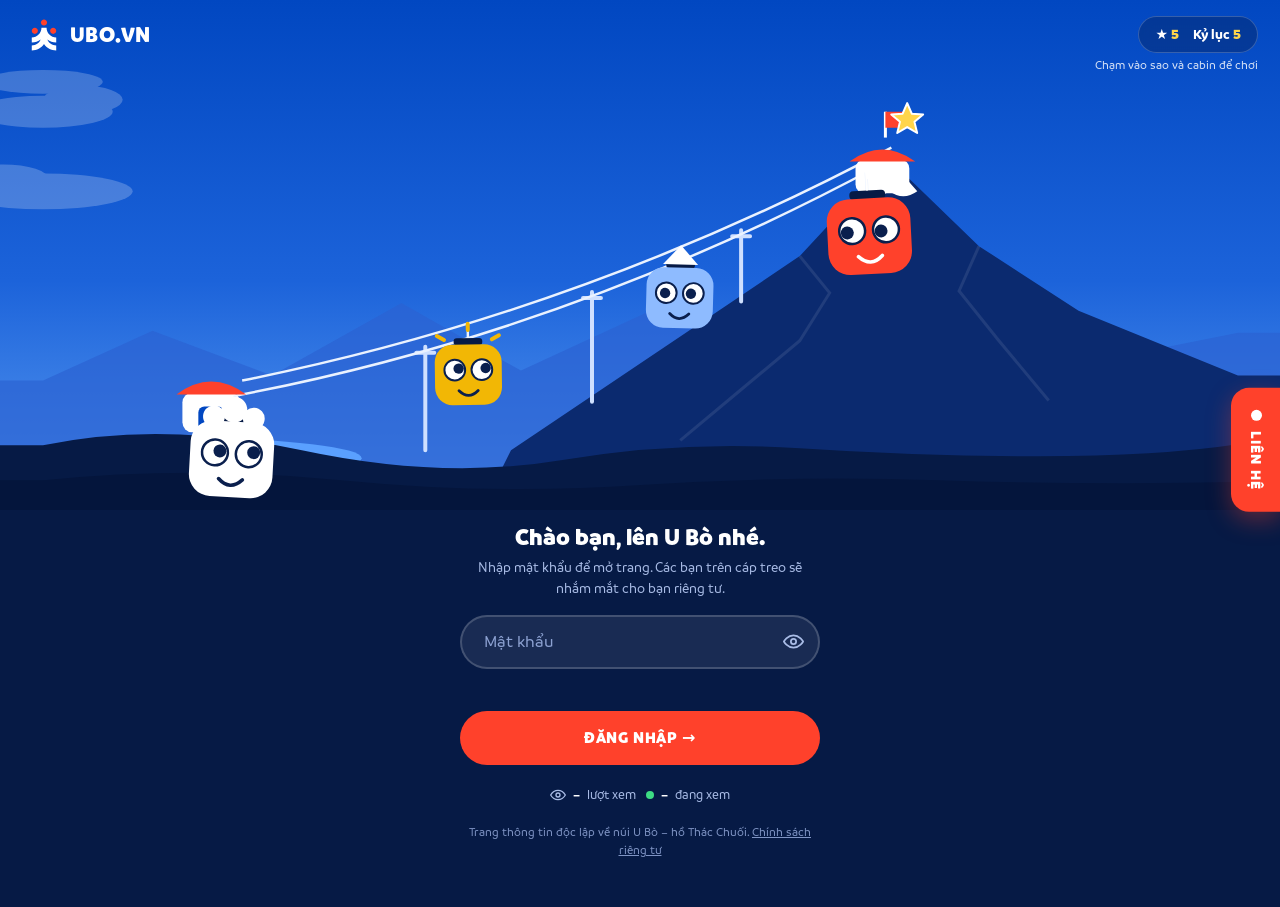
<file: index.html>
<!DOCTYPE html>
<html lang="vi">
<head>
<script>/* cổng đăng nhập ubo.vn */(function(){var ok=0;try{var t=+localStorage.getItem('ubo_auth')||0;ok=t&&Date.now()-t<2592e6;}catch(e){}
if(!ok&&!/[?&]embed=1/.test(location.search)){document.documentElement.style.visibility='hidden';var r=location.pathname.replace(/[^\/]*$/,'');var n=encodeURIComponent(location.pathname+location.search+location.hash);location.replace((location.pathname.indexOf('/3d/')===0?'../':'')+'login.html?next='+n);}})();</script>
<noscript><style>html{visibility:visible!important}</style></noscript>
<meta charset="utf-8">
<meta name="viewport" content="width=device-width, initial-scale=1">
<title>Núi U Bò Quảng Trị: Cáp treo, hồ Thác Chuối, sa bàn 3D dự án 16.234 tỷ | ubo.vn</title>
<meta name="description" content="Núi U Bò (1.000 m) và hồ Thác Chuối, Quảng Trị: sa bàn 3D tương tác dự án quần thể du lịch 16.234 tỷ đồng, theo báo chí do Sun Group đầu tư, với 5 tuyến cáp treo, bản đồ vị trí, đường đi từ Đồng Hới, kinh nghiệm săn mây và tin báo chí cập nhật.">
<meta name="keywords" content="núi U Bò, U Bò Quảng Trị, hồ Thác Chuối, cáp treo U Bò, dự án U Bò Thác Chuối, Sun Group Quảng Trị, săn mây U Bò, du lịch Phong Nha Kẻ Bàng, sa bàn 3D">
<meta name="robots" content="index, follow, max-image-preview:large">
<meta name="author" content="ubo.vn">
<link rel="canonical" href="https://www.ubo.vn/">
<meta property="og:locale" content="vi_VN">
<meta property="og:type" content="website">
<meta property="og:site_name" content="ubo.vn">
<meta property="og:url" content="https://www.ubo.vn/">
<meta property="og:title" content="Núi U Bò, hồ Thác Chuối: Sa bàn 3D dự án cáp treo 16.234 tỷ ở Quảng Trị">
<meta property="og:description" content="Xoay, phóng to và bay quanh dự án trên địa hình vệ tinh thật. 5 tuyến cáp treo lên đỉnh 1.000 m, bản đồ vị trí chiến lược, tin báo chí mới nhất.">
<meta property="og:image" content="https://www.ubo.vn/assets/og/ubo-og.jpg">
<meta property="og:image:secure_url" content="https://www.ubo.vn/assets/og/ubo-og.jpg">
<meta property="og:image:type" content="image/jpeg">
<meta property="og:image:width" content="1200">
<meta property="og:image:height" content="630">
<meta property="og:image:alt" content="Sa bàn 3D núi U Bò và hồ Thác Chuối, Quảng Trị">
<meta name="twitter:card" content="summary_large_image">
<meta name="twitter:title" content="Núi U Bò, hồ Thác Chuối: Sa bàn 3D dự án cáp treo 16.234 tỷ">
<meta name="twitter:description" content="Bay quanh dự án trên địa hình thật. 5 tuyến cáp treo, bản đồ vị trí, tin báo chí.">
<meta name="twitter:image" content="https://www.ubo.vn/assets/og/ubo-og.jpg">
<meta name="geo.region" content="VN-25">
<meta name="geo.placename" content="Núi U Bò, Quảng Trị">
<meta name="geo.position" content="17.43446;106.40313">
<meta name="ICBM" content="17.43446, 106.40313">
<link rel="icon" type="image/svg+xml" href="assets/logo/ubo-icon.svg">
<link rel="apple-touch-icon" href="assets/og/ubo-square.jpg">
<meta name="theme-color" content="#0147C1">
<style>
@font-face{font-family:'SVN-Branding';font-weight:900;font-style:normal;font-display:swap;src:url([data-uri]) format('woff2')}
@font-face{font-family:'SVN-Branding';font-weight:700;font-style:normal;font-display:swap;src:url([data-uri]) format('woff2')}
@font-face{font-family:'SVN-Branding';font-weight:500;font-style:normal;font-display:swap;src:url([data-uri]) format('woff2')}
@font-face{font-family:'SVN-Branding';font-weight:300;font-style:normal;font-display:swap;src:url([data-uri]) format('woff2')}
:root{
  --pine:#0147C1;      /* xanh nhận diện ubo.vn */
  --sun:#FF412B;       /* đỏ cam nhận diện ubo.vn */
  --night:#061A45;
  --mist:#E8EEFB;
  --cream:#FFE8E3;
  --paper:#fff;
  --ink:#0A1F4D;
  --muted:#4A5E86;
  --line:#D5DEF2;
  --display:'SVN-Branding','Avenir Next',system-ui,sans-serif;
  --body:'SVN-Branding','Segoe UI',system-ui,sans-serif;
  --r:28px;
  color-scheme:light;
}
*{box-sizing:border-box}
html{scroll-behavior:smooth}
body{margin:0;background:var(--paper);color:var(--ink);font-family:var(--body);font-weight:500;font-size:16px;line-height:1.65;-webkit-font-smoothing:antialiased;overflow-x:hidden}
a{color:inherit}p{margin:0}
h1,h2,h3,.d{font-family:var(--display);font-weight:900;text-transform:uppercase;margin:0;line-height:.95;letter-spacing:-.01em}
.wrap{width:min(1160px,100% - 32px);margin-inline:auto}
.eyebrow{font-family:var(--display);font-weight:700;font-size:14px;letter-spacing:.18em;text-transform:uppercase;color:var(--sun)}
.h2{font-size:clamp(38px,8vw,76px);margin:8px 0 18px}
.lead{color:var(--muted);max-width:620px;font-size:17px}
section{padding:88px 0}
.btn{display:inline-flex;align-items:center;gap:8px;font-family:var(--display);font-weight:800;text-transform:uppercase;font-size:16px;letter-spacing:.04em;padding:16px 26px 13px;border-radius:999px;text-decoration:none;border:0;cursor:pointer;transition:transform .2s}
.btn:hover{transform:translateY(-2px)}
.btn.sun{background:var(--sun);color:#fff}
.btn.ghost{background:transparent;color:#fff;box-shadow:inset 0 0 0 2px rgba(255,255,255,.5)}
.btn.pine{background:var(--pine);color:#fff}

/* NAV */
nav{position:sticky;top:0;z-index:30;background:var(--pine);color:#fff}
nav .wrap{display:flex;align-items:center;justify-content:space-between;height:68px;gap:14px}
.logo{display:flex;align-items:center;gap:10px;text-decoration:none}
.logo svg{width:30px;height:auto}
.logo span{font-family:var(--display);font-weight:900;font-size:26px;letter-spacing:.02em;padding-top:4px}
.menu{display:flex;gap:6px;list-style:none;margin:0;padding:0}
.menu a{display:block;text-decoration:none;font-weight:600;font-size:14px;padding:8px 14px;border-radius:999px}
.menu a:hover{background:rgba(255,255,255,.12)}
.menu .cta a{background:var(--sun);color:#fff}
@media(max-width:820px){.menu li:not(.cta){display:none}}
.lang{position:relative;flex:none;display:inline-grid;grid-template-columns:1fr 1fr;align-items:center;width:78px;height:34px;padding:0;border:0;border-radius:999px;background:rgba(255,255,255,.16);box-shadow:inset 0 0 0 1.5px rgba(255,255,255,.4);cursor:pointer;font:800 12px/1 var(--display,system-ui),sans-serif;letter-spacing:.08em;color:#fff;-webkit-tap-highlight-color:transparent}
.lang i{position:absolute;top:3px;left:3px;width:36px;height:28px;border-radius:999px;background:#fff;box-shadow:0 2px 8px rgba(0,0,0,.28);transition:transform .28s cubic-bezier(.3,1.4,.5,1)}
.lang span{position:relative;z-index:1;text-align:center;padding-top:2px;transition:color .2s}
.lang span:first-of-type{color:var(--pine,#0147C1)}
.lang.en i{transform:translateX(36px)}
.lang.en span:first-of-type{color:#fff}.lang.en span:last-of-type{color:var(--pine,#0147C1)}
.lang:focus-visible{outline:2px solid #fff;outline-offset:3px}

/* HERO */
.pill{display:inline-block;background:rgba(255,255,255,.12);border-radius:999px;padding:8px 16px;font-size:13px;font-weight:600;letter-spacing:.08em;text-transform:uppercase}
.pill b{color:#fff}
.hero h1{font-size:clamp(48px,6.6vw,92px);margin:20px 0 22px;line-height:1}
@media(max-width:900px){.hero h1{font-size:clamp(48px,11vw,92px)}}
.hero h1 .ln{display:block;animation:drift 6s ease-in-out infinite}
.hero h1 .ln:nth-child(2){animation-delay:-2s;animation-duration:7s}
.hero h1 .ln:nth-child(3){animation-delay:-4s;animation-duration:8s}
.hero h1 em{font-style:normal;display:inline-block;color:#fff;background:var(--sun);padding:.12em .16em .04em;margin-top:.1em;border-radius:.12em;line-height:1.02;max-width:100%}
@keyframes drift{0%,100%{transform:translate(0,0)}50%{transform:translate(.06em,-.08em)}}
@media(prefers-reduced-motion:reduce){.hero h1 .ln{animation:none}}
.hero p.sub{color:rgba(255,255,255,.82);max-width:520px;font-size:17px}
.actions{display:flex;flex-wrap:wrap;gap:12px;margin-top:28px}

/* TICKER */
.ticker{background:var(--sun);color:#fff;overflow:hidden;white-space:nowrap;padding:16px 0 12px}
.ticker .row{display:inline-flex;gap:32px;animation:run 30s linear infinite;font-family:var(--display);font-weight:900;font-size:clamp(22px,4vw,34px);text-transform:uppercase}
.ticker .row span:nth-child(even){color:var(--night)}
@keyframes run{to{transform:translateX(-50%)}}

/* 3D */
.s3d-full{background:#030E2A;padding:0}
.s3d-stage{position:relative;height:calc(100svh - 68px);min-height:440px;overflow:hidden;background:#030E2A}
.s3d-stage iframe{position:absolute;inset:0;width:100%;height:100%;border:0;display:block}
.s3d-load{position:absolute;inset:0;z-index:2;display:grid;place-content:center;justify-items:center;gap:16px;background:#030E2A;color:rgba(255,255,255,.75);font-size:14px;letter-spacing:.04em;transition:opacity .7s;pointer-events:none}
.s3d-load svg{width:64px;height:auto;animation:lbob 1.6s ease-in-out infinite}
.s3d-load.off{opacity:0}
@keyframes lbob{50%{transform:translateY(-8px)}}
.s3d-more{position:absolute;right:28px;bottom:14px;z-index:3;display:flex;flex-direction:column;align-items:center;gap:6px;color:rgba(255,255,255,.8);text-decoration:none;font-size:11px;letter-spacing:.16em;text-transform:uppercase;font-weight:700}
.s3d-more i{width:22px;height:34px;border:2px solid rgba(255,255,255,.6);border-radius:12px;position:relative}
.s3d-more i:after{content:'';position:absolute;left:50%;top:7px;width:4px;height:8px;margin-left:-2px;border-radius:2px;background:var(--sun);animation:wheel 1.8s ease-in-out infinite}
@keyframes wheel{0%,100%{transform:translateY(0);opacity:1}70%{transform:translateY(12px);opacity:0}}
@media(max-width:760px){.s3d-more{display:none}}
.s3d{background:var(--night);color:#fff}
.intro-grid{display:grid;grid-template-columns:1.1fr 1fr;gap:40px;align-items:end}
@media(max-width:900px){.intro-grid{grid-template-columns:1fr;gap:20px}}
.intro h1 em{font-style:normal;color:var(--sun)}
.intro .actions{margin-top:22px}
.s3d .lead{color:rgba(255,255,255,.75)}
.frame{margin-top:32px;border-radius:28px;overflow:hidden;aspect-ratio:16/10;max-width:100%;background:#030E2A;box-shadow:0 30px 70px rgba(3,14,42,.45)}
.frame iframe{display:block;width:100%;height:100%;border:0}
@media(max-width:700px){.frame{aspect-ratio:3/4}}

/* VỊ TRÍ CHIẾN LƯỢC */
.geo{background:var(--night);color:#fff}
.geo .lead{color:rgba(255,255,255,.78);max-width:720px}
.geo-grid{display:grid;grid-template-columns:1fr 1.12fr;gap:18px;margin-top:40px;align-items:start}
@media(max-width:900px){.geo-grid{grid-template-columns:1fr}}
.map-card{margin:0;background:#0A2560;border-radius:var(--r);padding:18px;display:flex;flex-direction:column;gap:12px;min-width:0}
.map-card figcaption b{display:block;font-family:var(--display);font-weight:900;text-transform:uppercase;font-size:20px;line-height:1.1}
.map-card figcaption span{display:block;font-size:13px;color:rgba(255,255,255,.7);margin-top:4px}
.map{width:100%;height:auto;display:block;border-radius:16px;overflow:hidden}
.map-wrap{position:relative}
.chips-geo{display:flex;flex-wrap:wrap;gap:6px}
.chips-geo button{border:0;font:inherit;font-size:12.5px;font-weight:700;padding:7px 12px 6px;border-radius:999px;background:rgba(255,255,255,.1);color:#fff;cursor:pointer;display:inline-flex;align-items:center;gap:6px}
.chips-geo button i{width:9px;height:9px;border-radius:50%;flex:none}
.chips-geo button.on{background:#fff;color:var(--pine)}
.chips-geo button:focus-visible{outline:2px solid var(--sun);outline-offset:2px}
.tip{position:absolute;z-index:3;width:max-content;max-width:min(250px,80vw);background:#fff;color:var(--ink);border-radius:14px;padding:10px 12px;font-size:13px;line-height:1.45;box-shadow:0 10px 30px rgba(0,0,0,.35);pointer-events:none;transform:translate(-50%,calc(-100% - 16px))}
.tip b{display:block;font-family:var(--display);font-weight:900;text-transform:uppercase;color:var(--pine);font-size:15px;line-height:1.15;margin-bottom:3px}
.tip em{display:block;font-style:normal;color:var(--sun);font-weight:700;margin-top:4px}
.geo-facts{display:grid;grid-template-columns:repeat(4,1fr);gap:12px;margin-top:18px}
@media(max-width:900px){.geo-facts{grid-template-columns:1fr 1fr}}
.gf{background:rgba(255,255,255,.06);border-radius:20px;padding:18px}
.gf b{display:block;font-family:var(--display);font-weight:900;font-size:clamp(34px,5vw,50px);line-height:1;color:#fff;font-variant-numeric:tabular-nums}
.gf > span{display:block;margin-top:8px;font-size:13.5px;color:rgba(255,255,255,.72);line-height:1.45}
.dist{margin-top:18px;background:#fff;color:var(--ink);border-radius:var(--r);padding:22px}
.dist-h{display:flex;flex-wrap:wrap;align-items:baseline;gap:4px 12px}
.dist-h b{font-family:var(--display);font-weight:900;text-transform:uppercase;font-size:22px;color:var(--pine)}
.dist-h span{font-size:14px;color:var(--muted)}
.dist-list{list-style:none;margin:16px 0 0;padding:0;display:grid;grid-template-columns:1fr 1fr;gap:10px 32px}
@media(max-width:760px){.dist-list{grid-template-columns:1fr}}
.dist-list li{display:grid;grid-template-columns:minmax(0,150px) 1fr 58px;align-items:center;gap:10px;font-size:14px;font-weight:600}
.dist-list .bar{height:8px;border-radius:4px;background:var(--mist);overflow:hidden}
.dist-list .bar i{display:block;height:100%;width:0;border-radius:4px;background:var(--pine);transition:width 1.3s cubic-bezier(.2,.8,.2,1)}
.dist-list li[data-g="air"] .bar i,.dist-list li[data-g="project"] .bar i{background:var(--sun)}
.dist-list .km{text-align:right;font-variant-numeric:tabular-nums;color:var(--pine);font-weight:800}
.geo-note{background:rgba(255,255,255,.06);color:rgba(255,255,255,.72);margin-top:18px}
.geo-note a{color:#fff}
/* SVG */
.map .sea{fill:#061A45}
.map .land{fill:#11307A;stroke:#2B4F9C;stroke-width:.8}
.map .land.VNM{fill:#1F52BC;stroke:#4C7BE0}
.map .qt{fill:var(--sun)}
.map .ewec{fill:none;stroke:var(--sun);stroke-width:6;stroke-linecap:round;stroke-dasharray:1;stroke-dashoffset:1}
.map .ewec-flow{fill:none;stroke:#fff;stroke-width:2.2;stroke-linecap:round;stroke-dasharray:.01 .014;opacity:0}
.map .lbl{font-family:var(--display);font-weight:700;fill:#fff;paint-order:stroke;stroke:#061A45;stroke-width:5px;stroke-linejoin:round}
.map .lbl.s{font-weight:500;fill:rgba(255,255,255,.75)}
.map .lbl.red{fill:#FFB4A9}
.map .sealbl{font-family:var(--display);font-weight:500;fill:rgba(255,255,255,.35);letter-spacing:.2em}
.map .dot{fill:#fff}
.map .ring{fill:none;stroke:var(--sun);stroke-width:3;transform-box:fill-box;transform-origin:center;opacity:0}
.map .lao{fill:#11307A;stroke:#2B4F9C;stroke-width:1}
.map .other{fill:#163C8C;stroke:#2E5BB2;stroke-width:1}
.map .qtB{fill:#1F52BC;stroke:var(--sun);stroke-width:3;stroke-linejoin:round}
.map .qtB-side{fill:#0B2458;stroke:#0B2458;stroke-width:3;stroke-linejoin:round}
.map .qtB-sh{fill:#020B24;opacity:.45;filter:blur(8px)}
.map .ring-h{fill:none;stroke:#FFB4A9;stroke-width:1.5;stroke-dasharray:6 8;opacity:0;transform-box:fill-box;transform-origin:center}
.geo.go .ring-h{animation:ringIn 1.2s ease-out forwards;animation-delay:calc(1.8s + var(--d))}
@keyframes ringIn{0%{opacity:0;transform:scale(.3)}100%{opacity:.7;transform:scale(1)}}
.map .ring-t{font-family:var(--display);font-weight:700;fill:#FFB4A9;opacity:0;paint-order:stroke;stroke:#061A45;stroke-width:4px;stroke-linejoin:round}
.geo.go .ring-t{animation:gFade .6s 3s forwards}
.map .spk{stroke:#fff;stroke-width:2;stroke-dasharray:1;stroke-dashoffset:1;stroke-linecap:round;animation:gDraw .7s ease-out forwards;animation-delay:var(--d)}
.map .spk-l{opacity:0;animation:gFade .4s forwards;animation-delay:var(--d)}
.map .spk-l rect{fill:#fff}
.map .spk-l text{font-family:var(--display);font-weight:800;fill:var(--pine)}
.map .r{fill:none;stroke-linecap:round;stroke-linejoin:round;stroke-dasharray:1;stroke-dashoffset:1;transition:opacity .3s}
.map .ql1{stroke:#fff;stroke-width:3}
.map .ql9{stroke:var(--sun);stroke-width:6}
.map .rail{stroke:#9DBAF2;stroke-width:2}
.map .hcm{stroke:#fff;stroke-width:3}
.map .ql9f{fill:none;stroke:#fff;stroke-width:2;stroke-dasharray:.012 .02;opacity:0}
.map .pt{cursor:pointer;opacity:0;transform-box:fill-box;transform-origin:center;transition:opacity .3s}
.map .pt .mk{stroke:#fff;stroke-width:2.5}
.map .pt:hover .mk,.map .pt:focus .mk{stroke:var(--sun);stroke-width:4}
.map .pt:focus{outline:none}
.map .dim{opacity:.12!important}
.map .legend-t{font-family:var(--display);font-weight:700;fill:rgba(255,255,255,.8)}
.geo.go .ewec{animation:gDraw 2.6s cubic-bezier(.4,.1,.2,1) .4s forwards}
.geo.go .ewec-flow,.geo.go .ql9f{animation:gFlow 7s linear infinite,gFade .5s 3s forwards}
.geo.go .r{animation:gDraw 2.2s ease .6s forwards}
.geo.go .ring{animation:gPulse 2.2s ease-out 1.2s infinite}
.geo.go .pt{animation:gPop .5s cubic-bezier(.2,1.6,.4,1) forwards;animation-delay:calc(1.6s + var(--i)*.09s)}
@keyframes gDraw{to{stroke-dashoffset:0}}
@keyframes gFlow{to{stroke-dashoffset:-.48}}
@keyframes gFade{to{opacity:.9}}
@keyframes gPulse{0%{opacity:.9;transform:scale(.4)}100%{opacity:0;transform:scale(2.6)}}
@keyframes gPop{0%{opacity:0;transform:scale(.2)}100%{opacity:1;transform:scale(1)}}
@media(prefers-reduced-motion:reduce){.map .ewec,.map .r{stroke-dashoffset:0}.map .pt{opacity:1}.geo.go .ewec,.geo.go .r,.geo.go .pt,.geo.go .ring,.geo.go .ewec-flow,.geo.go .ql9f{animation:none}.dist-list .bar i{transition:none}}
@media(max-width:600px){.map .lbl.opt{display:none}#svgB .lbl{font-size:25px}#svgB .lbl.red{font-size:28px}#svgB .lbl.s{font-size:20px}#svgA .lbl{font-size:30px}#svgA .lbl.red{font-size:36px}}

/* BÁO CHÍ */
.press{background:var(--paper)}
.press .lead{max-width:640px}
.outlets{display:flex;flex-wrap:wrap;gap:10px;margin-top:30px}
.outlets .ol{display:inline-flex;align-items:center;gap:10px;padding:8px 16px 8px 10px;border-radius:999px;background:#fff;border:1.5px solid var(--line);text-decoration:none;color:var(--ink);font-family:var(--display);font-weight:800;font-size:15px;transition:border-color .2s,transform .2s}
.outlets .ol img{width:28px;height:28px;border-radius:50%;object-fit:cover;background:var(--mist)}
.outlets .ol:hover{border-color:var(--pine);transform:translateY(-2px)}
.articles{display:grid;grid-template-columns:repeat(3,1fr);gap:16px;margin-top:28px}
.art{display:flex;flex-direction:column;border-radius:22px;background:#fff;border:1.5px solid var(--line);overflow:hidden;text-decoration:none;color:var(--ink);transition:transform .2s,box-shadow .2s}
.art:hover{transform:translateY(-4px);box-shadow:0 18px 40px rgba(1,71,193,.14)}
.art .th{position:relative;display:block;aspect-ratio:16/9;background:var(--mist);overflow:hidden}
.art .th>img{width:100%;height:100%;object-fit:cover;display:block;transition:transform .5s}
.art:hover .th>img{transform:scale(1.04)}
.art .th.nf>img{display:none}
.art .th.nf{background:linear-gradient(135deg,var(--pine),#4C86F0)}
.art .src{position:absolute;left:12px;top:12px;display:inline-flex;align-items:center;gap:7px;padding:5px 11px 5px 6px;border-radius:999px;background:rgba(255,255,255,.94);font-family:var(--display);font-weight:800;font-size:12.5px;color:var(--night);backdrop-filter:blur(6px)}
.art .src img{width:18px!important;height:18px!important;border-radius:50%;object-fit:cover}
.art .bd{display:flex;flex-direction:column;gap:8px;padding:18px 20px 20px;flex:1}
.art time{font-size:12.5px;font-weight:700;letter-spacing:.08em;text-transform:uppercase;color:var(--sun);display:flex;align-items:center;gap:8px}
.art .new{display:inline-block;background:var(--sun);color:#fff;font-family:var(--display);font-weight:900;font-size:17px;letter-spacing:.06em;padding:4px 11px 3px;border-radius:999px;line-height:1;animation:newPulse 1.6s ease-in-out infinite}
@keyframes newPulse{50%{box-shadow:0 0 0 5px rgba(255,65,43,.18)}}
.press-upd{margin:18px 0 0;font-size:12.5px;color:var(--muted);text-align:right}
.art b{font-size:18px;line-height:1.35;font-weight:700;text-wrap:balance}
.art .by{font-size:13.5px;color:var(--muted)}
.art .rd{margin-top:auto;padding-top:8px;font-family:var(--display);font-weight:900;text-transform:uppercase;font-size:13px;color:var(--pine)}
@media(max-width:900px){.articles{grid-template-columns:1fr 1fr}}
@media(max-width:560px){.articles{grid-template-columns:1fr}}

/* MOOD */
.mood{background:var(--mist)}
.mood .wrap{display:grid;grid-template-columns:1fr 1fr;gap:48px;align-items:center}
@media(max-width:900px){.mood .wrap{grid-template-columns:1fr;gap:28px}}
.moods{display:grid;grid-template-columns:1fr 1fr;gap:12px}
.mb{border:0;border-radius:var(--r);background:#fff;padding:22px 18px;text-align:left;cursor:pointer;font:inherit;color:var(--ink);transition:transform .2s,background .2s}
.mb:hover{transform:translateY(-3px)}
.mb .d{font-size:clamp(20px,3.6vw,28px);display:block;margin-top:10px}
.mb .ic{width:56px;height:56px;border-radius:16px;background:var(--mist);color:var(--pine);display:grid;place-items:center;transition:background .2s,color .2s,transform .3s}
.mb .ic svg{width:32px;height:32px;display:block}
.mb:hover .ic{transform:rotate(-6deg) scale(1.06)}
.mb.on{background:var(--pine);color:#fff}.mb.on .ic{background:#fff;color:var(--pine)}
.answer{margin-top:16px;background:var(--night);color:#fff;border-radius:var(--r);padding:24px;min-height:120px}
.answer .d{color:var(--sun);font-size:24px;margin-bottom:8px}
.answer p{color:rgba(255,255,255,.85);font-size:15px}

/* DAY */
.day{display:grid;grid-template-columns:repeat(4,1fr);gap:14px;margin-top:40px}
@media(max-width:900px){.day{grid-template-columns:1fr 1fr}}
@media(max-width:520px){.day{grid-template-columns:1fr}}
.slot{border-radius:var(--r);padding:24px;min-height:220px;display:flex;flex-direction:column}
.slot small{font-weight:700;font-size:13px;letter-spacing:.12em;text-transform:uppercase;opacity:.75}
.slot h3{font-size:28px;margin:14px 0 10px}
.slot p{font-size:15px;opacity:.88;margin-top:auto}
.s1{background:var(--cream)}.s2{background:var(--sun);color:#fff}.s3{background:var(--mist)}.s4{background:var(--night);color:#fff}

/* STATS */
.stats{background:var(--pine);color:#fff;padding:64px 0}
.stats .wrap{display:grid;grid-template-columns:repeat(4,1fr);gap:20px}
@media(max-width:760px){.stats .wrap{grid-template-columns:1fr 1fr}}
.stat b{display:block;font-family:var(--display);font-weight:900;font-size:clamp(46px,9vw,84px);line-height:.9;color:var(--sun)}
.stat span{font-size:14px;font-weight:600;letter-spacing:.06em;text-transform:uppercase;color:rgba(255,255,255,.8)}

/* PROJECT */
.proj-grid{display:grid;grid-template-columns:repeat(4,1fr);gap:14px;margin-top:36px}
@media(max-width:900px){.proj-grid{grid-template-columns:1fr 1fr}}
.pc{background:var(--mist);border-radius:var(--r);padding:24px}
.pc b{display:block;font-family:var(--display);font-weight:900;font-size:clamp(32px,5vw,46px);line-height:1;color:var(--pine)}
.pc span{font-size:14px;color:var(--muted)}
.timeline{margin-top:28px;display:grid;gap:12px}
.ti{display:grid;grid-template-columns:120px 1fr;gap:16px;align-items:start;background:#fff;border:2px solid var(--line);border-radius:22px;padding:18px 20px}
@media(max-width:520px){.ti{grid-template-columns:1fr;gap:4px}}
.ti .d{font-size:22px;color:var(--pine)}
.ti.next{border-color:var(--sun);background:var(--cream)}
.ti.next .d{color:var(--night)}
.note{margin-top:20px;font-size:14px;color:var(--muted);background:var(--mist);border-radius:18px;padding:14px 18px}

/* VALUES */
.vals{background:var(--night);color:#fff}
.vals .lead{color:rgba(255,255,255,.75)}
.vgrid{display:grid;grid-template-columns:repeat(auto-fit,minmax(220px,1fr));gap:14px;margin-top:36px}
.vc{border-radius:var(--r);padding:26px;background:rgba(255,255,255,.06)}
.vc:nth-child(1){background:var(--sun);color:#fff}
.vc h3{font-size:24px;margin-bottom:10px}
.vc p{font-size:15px;opacity:.88}


/* FAQ */
.faq{background:var(--mist)}
.faq .wrap{display:grid;grid-template-columns:1fr 1fr;gap:40px;align-items:start}
.faq-head{text-align:right;position:sticky;top:110px}
@media(max-width:900px){.faq .wrap{grid-template-columns:1fr}.faq-head{order:-1;text-align:left;position:static}}
.qa{display:grid;gap:12px}
details{background:#fff;border-radius:22px;padding:4px 22px}
summary{list-style:none;cursor:pointer;display:flex;justify-content:space-between;gap:16px;align-items:center;padding:16px 0;font-family:var(--display);font-weight:800;text-transform:uppercase;font-size:clamp(17px,3vw,21px)}
summary::-webkit-details-marker{display:none}
summary i{font-style:normal;width:32px;height:32px;flex:none;border-radius:50%;background:var(--sun);color:#fff;display:grid;place-items:center;font-family:var(--body);font-weight:600;font-size:22px;line-height:1;padding-bottom:2px;box-sizing:border-box;transition:transform .3s}
details[open] summary i{transform:rotate(45deg)}
details p{padding:0 0 18px;color:var(--muted)}

/* SIGNUP */
.sign .box{background:var(--pine);color:#fff;border-radius:40px;padding:clamp(28px,6vw,64px);display:grid;grid-template-columns:1fr 1fr;gap:40px}
@media(max-width:900px){.sign .box{grid-template-columns:1fr}}
.sign .lead{color:rgba(255,255,255,.8)}
form{display:grid;gap:12px}
input,select,textarea{font:inherit;width:100%;border:0;border-radius:18px;padding:15px 18px;background:#fff;color:var(--ink)}
select{appearance:none;-webkit-appearance:none;cursor:pointer;padding-right:46px;background:#fff url("data:image/svg+xml,%3Csvg xmlns='http://www.w3.org/2000/svg' width='16' height='10' viewBox='0 0 16 10' fill='none' stroke='%230147C1' stroke-width='2.6' stroke-linecap='round' stroke-linejoin='round'%3E%3Cpath d='M2 2l6 6 6-6'/%3E%3C/svg%3E") no-repeat right 18px center}
select:invalid,select.empty{color:#757575}
textarea{min-height:96px;resize:vertical}
.chips{display:flex;flex-wrap:wrap;gap:8px}
.chips label{cursor:pointer}
.chips input{display:none}
.chips span{display:inline-block;padding:9px 16px;border-radius:999px;background:rgba(255,255,255,.12);font-size:14px;font-weight:600}
.chips input:checked+span{background:var(--sun);color:#fff}
.ok{display:none;background:var(--sun);color:var(--night);border-radius:18px;padding:14px 18px;font-weight:600}

/* FIND */
.find .wrap{display:grid;grid-template-columns:1fr 1fr;gap:40px;align-items:start}
@media(max-width:900px){.find .wrap{grid-template-columns:1fr}}
.card{background:var(--mist);border-radius:var(--r);padding:26px;margin-bottom:12px}
.card .d{font-size:20px;color:var(--pine);margin-bottom:6px}
.card p{color:var(--muted);font-size:15px}

footer{background:var(--night);color:rgba(255,255,255,.75);padding:64px 0 28px;font-size:14px}
.fcols{display:grid;grid-template-columns:1.4fr 1fr 1fr 1fr;gap:28px}
@media(max-width:820px){.fcols{grid-template-columns:1fr 1fr}}
footer h4{font-family:var(--display);font-weight:800;text-transform:uppercase;color:#fff;font-size:16px;margin:0 0 12px;letter-spacing:.04em}
footer ul{list-style:none;margin:0;padding:0;display:grid;gap:7px}
footer a{text-decoration:none}footer a:hover{color:var(--sun)}
.disc{margin-top:36px;padding:18px 20px;border:1px solid rgba(255,255,255,.18);border-radius:16px;background:rgba(255,255,255,.05);font-size:13.5px;line-height:1.6;color:rgba(255,255,255,.82)}
.disc b{color:#fff}.disc ul{margin:8px 0 0;padding-left:18px}.disc li{margin:3px 0}
.fbot a{color:#fff;text-decoration:underline;text-underline-offset:3px}
.consent{margin:2px 0 0;font-size:12.5px;line-height:1.5;color:rgba(255,255,255,.78)}.consent a{color:inherit;text-decoration:underline}
.fbot{margin-top:40px;padding-top:20px;border-top:1px solid rgba(255,255,255,.12);display:flex;flex-wrap:wrap;justify-content:space-between;gap:12px}
.fbot .d{color:var(--sun);font-size:14px}

/* LIÊN HỆ BÊN HÔNG */
.thx{position:fixed;inset:0;z-index:90;display:flex;align-items:center;justify-content:center;padding:20px;background:rgba(6,26,69,.55);backdrop-filter:blur(6px);opacity:0;pointer-events:none;transition:opacity .25s}
.thx.on{opacity:1;pointer-events:auto}
.thx-card{background:#fff;color:var(--night);width:min(400px,100%);border-radius:28px;padding:36px 30px 30px;text-align:center;box-shadow:0 30px 80px rgba(0,0,0,.35);transform:translateY(18px) scale(.94);transition:transform .45s cubic-bezier(.2,1.5,.4,1)}
.thx.on .thx-card{transform:none}
.thx-ico{width:72px;height:72px;border-radius:50%;background:var(--sun);margin:0 auto 18px;display:flex;align-items:center;justify-content:center;box-shadow:0 0 0 10px rgba(255,65,43,.14)}
.thx-ico svg{width:38px;height:38px}
.thx h3{font-family:var(--display);font-size:34px;line-height:1;margin:0 0 10px;color:var(--pine);text-transform:uppercase}
.thx p{margin:0 0 22px;color:var(--muted);font-size:16px;line-height:1.5}
#fx{position:fixed;inset:0;width:100%;height:100%;z-index:95;pointer-events:none}

.rv{opacity:0;transform:translateY(20px);transition:opacity .7s,transform .7s}
.rv.in{opacity:1;transform:none}
@media(prefers-reduced-motion:reduce){.ticker .row{animation:none}.rv{opacity:1;transform:none;transition:none}html{scroll-behavior:auto}}
</style>
<script type="application/ld+json">[{"@context": "https://schema.org", "@type": "WebSite", "name": "ubo.vn", "alternateName": "Núi U Bò", "url": "https://www.ubo.vn/", "inLanguage": "vi", "description": "Trang thông tin độc lập về núi U Bò và dự án quần thể du lịch núi U Bò, hồ Thác Chuối, Quảng Trị.", "publisher": {"@type": "Organization", "name": "ubo.vn", "url": "https://www.ubo.vn/", "logo": {"@type": "ImageObject", "url": "https://www.ubo.vn/assets/og/ubo-square.jpg"}}}, {"@context": "https://schema.org", "@type": "TouristAttraction", "name": "Núi U Bò", "alternateName": "Đỉnh U Bò", "description": "Đỉnh núi cao khoảng 1.000 m trên đường Hồ Chí Minh nhánh Tây, thuộc không gian Vườn quốc gia Phong Nha Kẻ Bàng, tỉnh Quảng Trị. Nơi quy hoạch quần thể du lịch núi U Bò, hồ Thác Chuối với 5 tuyến cáp treo.", "url": "https://www.ubo.vn/", "image": "https://www.ubo.vn/assets/og/ubo-og.jpg", "geo": {"@type": "GeoCoordinates", "latitude": 17.43446, "longitude": 106.40313}, "address": {"@type": "PostalAddress", "addressRegion": "Quảng Trị", "addressCountry": "VN"}, "touristType": ["Săn mây", "Phượt", "Chụp ảnh", "Nghỉ dưỡng"], "isAccessibleForFree": true}, {"@context": "https://schema.org", "@type": "FAQPage", "mainEntity": [{"@type": "Question", "name": "U Bò nằm ở đâu?", "acceptedAnswer": {"@type": "Answer", "text": "Trên đường Hồ Chí Minh nhánh Tây, trong không gian Vườn quốc gia Phong Nha – Kẻ Bàng, tỉnh Quảng Trị (trước sáp nhập thuộc Quảng Bình). Cách trung tâm Đồng Hới khoảng 70 km."}}, {"@type": "Question", "name": "Đã có cáp treo chưa?", "acceptedAnswer": {"@type": "Answer", "text": "Chưa. Dự án cáp treo và khu nghỉ dưỡng đang ở giai đoạn chuẩn bị đầu tư; theo thông tin công bố, lễ khởi công diễn ra ngày 30/10/2026."}}, {"@type": "Question", "name": "Có cần đặt tour không?", "acceptedAnswer": {"@type": "Answer", "text": "Hiện chưa có tour chính thức trên đỉnh. Hãy liên hệ Ban quản lý Vườn quốc gia hoặc trạm kiểm lâm U Bò để biết khu vực có được vào hay không và xin hướng dẫn trước khi đi."}}, {"@type": "Question", "name": "Đi mùa nào đẹp?", "acceptedAnswer": {"@type": "Answer", "text": "Ngày nắng ráo cho tầm nhìn xa nhất. Muốn thấy mây phủ thì đến vào sáng sớm hoặc cuối chiều. Tránh ngày mưa bão vì đường đèo trơn trượt."}}, {"@type": "Question", "name": "Có chỗ ở gần U Bò không?", "acceptedAnswer": {"@type": "Answer", "text": "Trên núi gần như chưa có dịch vụ lưu trú. Nên ở Đồng Hới hoặc khu Phong Nha rồi đi trong ngày. Danh sách chỗ ở sẽ được cập nhật trên trang này."}}]}, {"@context": "https://schema.org", "@type": "BreadcrumbList", "itemListElement": [{"@type": "ListItem", "position": 1, "name": "Trang chủ", "item": "https://www.ubo.vn/"}, {"@type": "ListItem", "position": 2, "name": "Sa bàn 3D", "item": "https://www.ubo.vn/3d/index.html"}]}]</script>
</head>
<body>

<nav>
  <div class="wrap">
    <a class="logo" href="#top" aria-label="U Bò – về đầu trang">
      <svg aria-hidden="true" xmlns="http://www.w3.org/2000/svg" viewBox="83.14 25.34 127.84 162.10"><path fill="#FFFFFF" d="M 208.976562 118.859375 C 181.980469 118.859375 160.019531 96.898438 160.019531 69.902344 L 134.101562 69.902344 C 134.101562 96.898438 112.136719 118.859375 85.140625 118.859375 L 85.140625 144.777344 C 102.058594 144.777344 117.679688 139.132812 130.230469 129.632812 C 122.78125 147.179688 105.375 159.515625 85.140625 159.515625 L 85.140625 185.433594 C 110.851562 185.433594 133.570312 172.40625 147.058594 152.609375 C 160.546875 172.40625 183.265625 185.433594 208.976562 185.433594 L 208.976562 159.515625 C 188.742188 159.515625 171.339844 147.179688 163.886719 129.632812 C 176.4375 139.132812 192.058594 144.777344 208.976562 144.777344 Z M 208.976562 118.859375 "/><path fill="#FF412B" d="M 116.101562 85.378906 C 116.101562 93.929688 109.171875 100.859375 100.621094 100.859375 C 92.074219 100.859375 85.144531 93.929688 85.144531 85.378906 C 85.144531 76.832031 92.074219 69.902344 100.621094 69.902344 C 109.171875 69.902344 116.101562 76.832031 116.101562 85.378906 "/><path fill="#FF412B" d="M 162.539062 42.8125 C 162.539062 51.363281 155.609375 58.292969 147.058594 58.292969 C 138.511719 58.292969 131.582031 51.363281 131.582031 42.8125 C 131.582031 34.265625 138.511719 27.335938 147.058594 27.335938 C 155.609375 27.335938 162.539062 34.265625 162.539062 42.8125 "/><path fill="#FF412B" d="M 208.976562 85.378906 C 208.976562 93.929688 202.046875 100.859375 193.496094 100.859375 C 184.949219 100.859375 178.019531 93.929688 178.019531 85.378906 C 178.019531 76.832031 184.949219 69.902344 193.496094 69.902344 C 202.046875 69.902344 208.976562 76.832031 208.976562 85.378906 "/></svg>
      <span>UBO.VN</span>
    </a>
    <ul class="menu">
      <li><a href="#top">Sa bàn 3D</a></li>
      <li><a href="#vi-tri">Vị trí</a></li>
      <li><a href="#trai-nghiem">Trải nghiệm</a></li>
      <li><a href="#hanh-trinh">Hành trình</a></li>
      <li><a href="#du-an">Dự án</a></li>
      <li><a href="#hoi-dap">Hỏi đáp</a></li>
      <li class="cta"><a href="#nhan-tin">Nhận tin</a></li>
    </ul>
    <button class="lang" type="button" data-lang-btn aria-label="Switch to English" role="switch" aria-checked="false"><i></i><span>VI</span><span>EN</span></button>
  </div>
</nav>

<section class="s3d-full" id="top">
  <div class="s3d-stage" id="s3dStage">
    <iframe id="s3dFrame" src="3d/index.html?v=19&embed=1" title="Sa bàn 3D U Bò – Thác Chuối" allowfullscreen></iframe>
    <div class="s3d-load" id="s3dLoad" aria-live="polite"><svg aria-hidden="true" xmlns="http://www.w3.org/2000/svg" viewBox="83.14 25.34 127.84 162.10"><path fill="#FFFFFF" d="M 208.976562 118.859375 C 181.980469 118.859375 160.019531 96.898438 160.019531 69.902344 L 134.101562 69.902344 C 134.101562 96.898438 112.136719 118.859375 85.140625 118.859375 L 85.140625 144.777344 C 102.058594 144.777344 117.679688 139.132812 130.230469 129.632812 C 122.78125 147.179688 105.375 159.515625 85.140625 159.515625 L 85.140625 185.433594 C 110.851562 185.433594 133.570312 172.40625 147.058594 152.609375 C 160.546875 172.40625 183.265625 185.433594 208.976562 185.433594 L 208.976562 159.515625 C 188.742188 159.515625 171.339844 147.179688 163.886719 129.632812 C 176.4375 139.132812 192.058594 144.777344 208.976562 144.777344 Z M 208.976562 118.859375 "/><path fill="#FF412B" d="M 116.101562 85.378906 C 116.101562 93.929688 109.171875 100.859375 100.621094 100.859375 C 92.074219 100.859375 85.144531 93.929688 85.144531 85.378906 C 85.144531 76.832031 92.074219 69.902344 100.621094 69.902344 C 109.171875 69.902344 116.101562 76.832031 116.101562 85.378906 "/><path fill="#FF412B" d="M 162.539062 42.8125 C 162.539062 51.363281 155.609375 58.292969 147.058594 58.292969 C 138.511719 58.292969 131.582031 51.363281 131.582031 42.8125 C 131.582031 34.265625 138.511719 27.335938 147.058594 27.335938 C 155.609375 27.335938 162.539062 34.265625 162.539062 42.8125 "/><path fill="#FF412B" d="M 208.976562 85.378906 C 208.976562 93.929688 202.046875 100.859375 193.496094 100.859375 C 184.949219 100.859375 178.019531 93.929688 178.019531 85.378906 C 178.019531 76.832031 184.949219 69.902344 193.496094 69.902344 C 202.046875 69.902344 208.976562 76.832031 208.976562 85.378906 "/></svg><span>Đang dựng sa bàn…</span></div>
    <a class="s3d-more" href="#gioi-thieu" aria-label="Cuộn xuống"><span>Cuộn xuống</span><i></i></a>
  </div>
</section>

<section class="s3d intro" id="gioi-thieu">
  <div class="wrap">
    <div class="intro-grid">
      <div class="rv">
        <span class="pill">Quảng Trị · <b>Phong Nha – Kẻ Bàng</b></span>
        <h1 class="h2">Mây phủ. Rừng xanh.<br><em>Chạm đỉnh U&nbsp;Bò.</em></h1>
      </div>
      <div class="rv">
        <p class="lead">Nóc nhà của Vườn quốc gia Phong Nha – Kẻ Bàng, ngay trên đường Hồ Chí Minh nhánh Tây. Sa bàn phía trên dựng từ dữ liệu vệ tinh, cắt lớp mỗi 100 m, có tuyến cáp treo 6 km và 7 phân khu. Bấm Trình chiếu để xem toàn bộ dự án trong một phút.</p>
        <div class="actions"><a class="btn sun" href="#nhan-tin">Nhận tin dự án →</a><a class="btn ghost" href="3d/index.html?v=12" target="_blank" rel="noopener">Mở sa bàn toàn màn hình ↗</a></div>
      </div>
    </div>
  </div>
</section>

<div class="ticker" aria-hidden="true"><div class="row" id="ticker"></div></div>

<section class="press" id="bao-chi">
  <div class="wrap">
    <div class="press-head rv">
      <div class="eyebrow">Tổng hợp báo chí</div>
      <h2 class="h2">Báo chí viết<br>về U Bò.</h2>
      <p class="lead">ubo.vn tổng hợp các bài đã đăng trên báo chí chính thống. Bấm vào từng bài để đọc bản gốc tại toà soạn.</p>
    </div>
    <div class="outlets rv" aria-label="Các báo đã đưa tin">
      <a href="https://tienphong.vn/" target="_blank" rel="noopener" class="ol"><img src="https://www.google.com/s2/favicons?domain=tienphong.vn&sz=64" alt="" width="28" height="28" loading="lazy" referrerpolicy="no-referrer"><span>Tiền Phong</span></a>
      <a href="https://www.vietnamplus.vn/" target="_blank" rel="noopener" class="ol"><img src="https://www.google.com/s2/favicons?domain=vietnamplus.vn&sz=64" alt="" width="28" height="28" loading="lazy" referrerpolicy="no-referrer"><span>VietnamPlus</span></a>
      <a href="https://baodautu.vn/" target="_blank" rel="noopener" class="ol"><img src="https://www.google.com/s2/favicons?domain=baodautu.vn&sz=64" alt="" width="28" height="28" loading="lazy" referrerpolicy="no-referrer"><span>Báo Đầu tư</span></a>
      <a href="https://nhandan.vn/" target="_blank" rel="noopener" class="ol"><img src="https://www.google.com/s2/favicons?domain=nhandan.vn&sz=64" alt="" width="28" height="28" loading="lazy" referrerpolicy="no-referrer"><span>Nhân Dân</span></a>
      <a href="https://vneconomy.vn/quang-tri-tang-truong-grdp-842-sau-9-thang.htm" target="_blank" rel="noopener" class="ol"><img src="https://www.google.com/s2/favicons?domain=vneconomy.vn&sz=64" alt="" width="28" height="28" loading="lazy" referrerpolicy="no-referrer"><span>VnEconomy</span></a>
    </div>
    <div class="articles" id="articles">
      <a class="art rv" href="https://tienphong.vn/u-bo-may-phu-thac-chuoi-soi-troi-post1887166.tpo" target="_blank" rel="noopener">
        <span class="th"><img src="https://cdn.tienphong.vn/images/vfxVTqNZg61oqW4AULbiy3bU7HsD4qwI83eH2bHLtadKJ0BQreyAhFg3c2w1no0SVea1Jf--KVz20FV3kKao1rzyG0nZJRnIsmgYwyZ4410/ee768865-ae73-40f3-8ccc-92da366ceb73.png.webp" alt="" loading="lazy" referrerpolicy="no-referrer" onerror="this.parentNode.classList.add('nf')"><span class="src"><img src="https://www.google.com/s2/favicons?domain=tienphong.vn&sz=64" alt="" width="18" height="18" referrerpolicy="no-referrer">Tiền Phong</span></span>
        <span class="bd"><time datetime="2026-10-21">21/10/2026</time><b>U Bò mây phủ, Thác Chuối soi trời</b><span class="by">Hoàng Nam · Tiền Phong</span><span class="rd">Đọc bài ↗</span></span>
      </a>
      <a class="art rv" href="https://baodautu.vn/quang-tri-phe-duyet-quy-hoach-chi-tiet-du-an-nui-u-bo-ho-thac-chuoi-d725073.html" target="_blank" rel="noopener">
        <span class="th"><img src="https://media.baodautu.vn/Images/ngoctan/2026/10/16/quang-tri-phe-duyet-quy-hoach-chi-tiet-du-an-nui-u-bo--ho-thac-chuoi1792141424.jpg" alt="" loading="lazy" referrerpolicy="no-referrer" onerror="this.parentNode.classList.add('nf')"><span class="src"><img src="https://www.google.com/s2/favicons?domain=baodautu.vn&sz=64" alt="" width="18" height="18" referrerpolicy="no-referrer">Báo Đầu tư</span></span>
        <span class="bd"><time datetime="2026-10-17">17/10/2026</time><b>Quảng Trị phê duyệt quy hoạch chi tiết dự án du lịch núi U Bò – hồ Thác Chuối</b><span class="by">Ngọc Tân · Báo Đầu tư</span><span class="rd">Đọc bài ↗</span></span>
      </a>
      <a class="art rv" href="https://www.vietnamplus.vn/du-an-u-bo-thac-chuoi-ngon-co-dong-luc-moi-cua-du-lich-quang-tri-post1138843.vnp" target="_blank" rel="noopener">
        <span class="th"><img src="https://media.vietnamplus.vn/images/wU9keeg-MVtM86KQbMalHpz8XwrT53AyppEuD01fPkBx6nH-bKo3RNFOrXmK1xmGp09rG_5wsyA3cseXkCDO-g/thac-chuoi.png.webp" alt="" loading="lazy" referrerpolicy="no-referrer" onerror="this.parentNode.classList.add('nf')"><span class="src"><img src="https://www.google.com/s2/favicons?domain=vietnamplus.vn&sz=64" alt="" width="18" height="18" referrerpolicy="no-referrer">VietnamPlus</span></span>
        <span class="bd"><time datetime="2026-09-28">28/09/2026</time><b>Dự án U Bò – Thác Chuối: “Ngọn cờ”, “động lực” mới của du lịch Quảng Trị?</b><span class="by">Hi Trang · VietnamPlus</span><span class="rd">Đọc bài ↗</span></span>
      </a>
      <a class="art rv" href="https://tienphong.vn/dua-du-an-du-lich-trong-diem-o-quang-tri-vao-luong-xanh-post1879367.tpo" target="_blank" rel="noopener">
        <span class="th"><img src="https://cdn.tienphong.vn/images/vfxVTqNZg61oqW4AULbiyw9IeS7O6lL1H0qtpCGvePBtvXwkxhRyDOlcYBejOfYp1LL0KRVMUxoovKOQmxWa7uHqS9OcaVcztROjmF3-tj8/dji-20260408093909-0523-d.jpg.webp" alt="" loading="lazy" referrerpolicy="no-referrer" onerror="this.parentNode.classList.add('nf')"><span class="src"><img src="https://www.google.com/s2/favicons?domain=tienphong.vn&sz=64" alt="" width="18" height="18" referrerpolicy="no-referrer">Tiền Phong</span></span>
        <span class="bd"><time datetime="2026-09-24">24/09/2026</time><b>Đưa dự án du lịch trọng điểm ở Quảng Trị vào “luồng xanh”</b><span class="by">Hoàng Nam · Tiền Phong</span><span class="rd">Đọc bài ↗</span></span>
      </a>
      <a class="art rv" href="https://nhandan.vn/gac-rung-tren-dinh-u-bo-post961167.html" target="_blank" rel="noopener">
        <span class="th"><img src="https://cdn.nhandan.vn/images/IvCZyovHroGqKo00FqhL-PEXcIZJ4_w9kcXZtZMYmYBiw7hq3jD9HbR2IzaxNL3KwKrwvp0VhSoB4MQ-YZbYkA/quang-tri.png.webp" alt="" loading="lazy" referrerpolicy="no-referrer" onerror="this.parentNode.classList.add('nf')"><span class="src"><img src="https://www.google.com/s2/favicons?domain=nhandan.vn&sz=64" alt="" width="18" height="18" referrerpolicy="no-referrer">Nhân Dân</span></span>
        <span class="bd"><time datetime="2026-05-10">10/05/2026</time><b>Gác rừng trên đỉnh U Bò</b><span class="by">Hương Giang · Nhân Dân</span><span class="rd">Đọc bài ↗</span></span>
      </a>
      <a class="art rv" href="https://nhandan.vn/kham-pha-cung-duong-dep-nhu-tranh-giua-dai-ngan-truong-son-post865093.html" target="_blank" rel="noopener">
        <span class="th"><img src="https://cdn.nhandan.vn/images/IvCZyovHroGqKo00FqhL-DZMLcfLFywYTnYuu8LLdUsGeu2uGZPyXARhjUG9usmAkcaWowg9uphts9-ZLdlZBPxm0Vl5uoBstWMxT1SICF74jVzvmC1vApDKXdJa0v2bpI7wXeEsZcnIcPkA1e_KHUDo55Gs2JPdNR05BBoO8MQ/duong-ho-chi-minh-nhanh-tay-qua-huyen-le-thuy-tinh-quang-binh-3713-9987.jpg.webp" alt="" loading="lazy" referrerpolicy="no-referrer" onerror="this.parentNode.classList.add('nf')"><span class="src"><img src="https://www.google.com/s2/favicons?domain=nhandan.vn&sz=64" alt="" width="18" height="18" referrerpolicy="no-referrer">Nhân Dân</span></span>
        <span class="bd"><time datetime="2025-03-14">14/03/2025</time><b>Khám phá cung đường đẹp như tranh giữa đại ngàn Trường Sơn</b><span class="by">Hương Giang · Nhân Dân</span><span class="rd">Đọc bài ↗</span></span>
      </a>
    </div>
    <p class="press-upd" id="pressUpd"></p>
  </div>
</section>

<section class="mood" id="trai-nghiem">
  <div class="wrap">
    <div class="rv">
      <div class="eyebrow">Xin chào</div>
      <h2 class="h2">Bạn muốn<br>lên U Bò để làm gì?</h2>
      <p class="lead">Chọn một kiểu đi, chúng tôi gợi ý nên đến lúc nào và chuẩn bị gì.</p>
      <div class="answer" id="answer"><div class="d">Chọn một kiểu đi.</div><p>Kiểu nào cũng kết thúc bằng một tầm nhìn đẹp.</p></div>
    </div>
    <div class="moods rv" id="moods"></div>
  </div>
</section>

<section id="hanh-trinh">
  <div class="wrap">
    <div class="rv">
      <div class="eyebrow">Một ngày ở U Bò</div>
      <h2 class="h2">Từ mây sớm<br>đến mặt hồ chiều.</h2>
      <p class="lead">Lộ trình gợi ý xuất phát từ Đồng Hới, khoảng 70 km theo đường Hồ Chí Minh nhánh Tây.</p>
    </div>
    <div class="day">
      <div class="slot s1 rv"><small>Sáng sớm</small><h3>Săn mây</h3><p>Sáng sớm và cuối chiều là lúc mây mù thường bao phủ đỉnh núi.</p></div>
      <div class="slot s2 rv"><small>850 m</small><h3>Trạm kiểm lâm</h3><p>Dừng chân bên đường, hỏi quy định và hướng dẫn của trạm trước khi đi. Đoạn lên đỉnh khoảng 30 phút, có thể thay đổi theo thời tiết.</p></div>
      <div class="slot s3 rv"><small>~1.000 m</small><h3>Chòi canh rừng</h3><p>Ngày quang có thể nhìn về Đồng Hới, đường Hồ Chí Minh uốn lượn bên dưới.</p></div>
      <div class="slot s4 rv"><small>Chiều</small><h3>Hồ Thác Chuối</h3><p>Mặt hồ lặng phản chiếu trời mây, người dân vẫn đánh cá ven bờ.</p></div>
    </div>
  </div>
</section>

<div class="stats">
  <div class="wrap">
    <div class="stat rv"><b>1.009</b><span>Mét · độ cao đỉnh</span></div>
    <div class="stat rv"><b>850</b><span>Mét · trạm kiểm lâm</span></div>
    <div class="stat rv"><b>30′</b><span>Leo từ trạm lên đỉnh</span></div>
    <div class="stat rv"><b>24°</b><span>Nhiệt độ trên núi (tham khảo)</span></div>
  </div>
</div>

<section id="du-an">
  <div class="wrap">
    <div class="rv">
      <div class="eyebrow">Dự án đang chuẩn bị đầu tư</div>
      <h2 class="h2">Núi U Bò –<br>hồ Thác Chuối.</h2>
      <p class="lead">Quần thể du lịch sinh thái, nghỉ dưỡng và vui chơi giải trí được kỳ vọng tạo một cực du lịch mới cho Quảng Trị. Dự án đang trong giai đoạn chuẩn bị đầu tư.</p>
    </div>
    <div class="proj-grid">
      <div class="pc rv"><b>16.234 tỷ</b><span>Tổng vốn đầu tư (đồng)</span></div>
      <div class="pc rv"><b>167 ha</b><span>Quy mô tại xã Bố Trạch, Thượng Trạch, Trường Sơn</span></div>
      <div class="pc rv"><b>5 tuyến</b><span>Cáp treo nối chân núi với đỉnh</span></div>
      <div class="pc rv"><b>3 triệu</b><span>Lượt khách mỗi năm (mục tiêu)</span></div>
    </div>
    <div class="timeline">
      <div class="ti rv"><div class="d">03/2026</div><p>UBND tỉnh Quảng Trị chấp thuận chủ trương đầu tư. Phân khu đỉnh núi khoảng 81,96 ha, chân núi khoảng 76,59 ha.</p></div>
      <div class="ti rv"><div class="d">24/09/2026</div><p>Lãnh đạo tỉnh kiểm tra thực địa, yêu cầu hoàn thiện thủ tục pháp lý để khởi công.</p></div>
      <div class="ti next rv"><div class="d">30/10/2026</div><p>Lễ khởi công dự án diễn ra ngày 30/10/2026 tại xã Bố Trạch. Trang sẽ cập nhật khi có thông tin chính thức.</p></div>
      <div class="ti rv"><div class="d">Sắp tới</div><p>Hạng mục dự kiến theo báo chí: khách sạn, biệt thự nghỉ dưỡng, căn hộ lưu trú, khu thương mại – dịch vụ và hệ thống cáp treo. ubo.vn không bán hay nhận đặt chỗ các sản phẩm này.</p></div>
    </div>
    <p class="note rv">Số liệu tổng hợp từ báo chí tháng 9–10/2026 và có thể thay đổi. Đây là trang thông tin độc lập, không phải trang chính thức của chủ đầu tư hay cơ quan nhà nước.</p>
  </div>
</section>

<section class="geo" id="vi-tri">
  <div class="wrap">
    <div class="geo-head rv">
      <div class="eyebrow">Vị trí chiến lược</div>
      <h2 class="h2">Giữa hành lang<br>Đông – Tây.</h2>
      <p class="lead">Quảng Trị mới (sáp nhập Quảng Bình và Quảng Trị từ 1/7/2025) nắm trọn đầu phía đông của hành lang kinh tế Đông – Tây, nối Myanmar, Thái Lan, Lào với biển Việt Nam. U Bò nằm giữa di sản Phong Nha – Kẻ Bàng, sân bay Đồng Hới và các trục giao thông chính của tỉnh.</p>
    </div>
    <div class="geo-grid">
      <figure class="map-card rv" id="mapA">
        <figcaption><b>Đông Nam Á lục địa</b><span>Hành lang kinh tế Đông – Tây · 1.450 km · 4 quốc gia</span></figcaption>
        <svg class="map" id="svgA" role="img" aria-label="Bản đồ hành lang kinh tế Đông – Tây từ Myanmar đến Đà Nẵng, tỉnh Quảng Trị được tô đỏ"></svg>
      </figure>
      <figure class="map-card rv" id="mapB">
        <figcaption><b>Tỉnh Quảng Trị</b><span>Chạm vào từng điểm để xem khoảng cách tới U Bò</span></figcaption>
        <div class="chips-geo" id="geoChips" role="group" aria-label="Lớp bản đồ"></div>
        <div class="map-wrap"><svg class="map" id="svgB" role="img" aria-label="Bản đồ tỉnh Quảng Trị với sân bay, cảng biển, cửa khẩu và tuyến giao thông"></svg><div class="tip" id="geoTip" hidden></div></div>
      </figure>
    </div>
    <div class="geo-facts">
      <div class="gf rv"><b><span class="cnt" data-to="1450" data-sep="1">1.450</span> km</b><span>Hành lang Đông – Tây, từ Mawlamyine (Myanmar) đến Đà Nẵng</span></div>
      <div class="gf rv"><b><span class="cnt" data-to="3">3</span></b><span>Cửa khẩu quốc tế: Cha Lo, Lao Bảo, La Lay</span></div>
      <div class="gf rv"><b><span class="cnt" data-to="2">2</span></b><span>Sân bay: Đồng Hới đang khai thác, Quảng Trị đang xây</span></div>
      <div class="gf rv"><b><span class="cnt" data-to="2">2</span></b><span>Cảng biển nước sâu, Mỹ Thủy đón tàu 100.000 DWT</span></div>
    </div>
    <div class="dist rv">
      <div class="dist-h"><b>Từ đỉnh U Bò</b><span>Khoảng cách đường chim bay</span></div>
      <ol class="dist-list" id="distList"></ol>
    </div>
    <p class="note geo-note rv">Bản đồ minh hoạ dựng từ Natural Earth; vị trí sân bay, cảng, cửa khẩu là gần đúng. Khoảng cách tính theo đường chim bay. Số liệu: <a href="https://baodauthau.vn/dau-tu-dong-bo-ha-tang-giao-thong-khai-thac-hanh-lang-kinh-te-dong-tay-post126984.html" target="_blank" rel="noopener">Báo Đấu thầu</a> (hành lang 1.450 km), <a href="https://www.vcci.com.vn/tin-tuc/dinh-vi-lai-ban-do-logistics-quang-tri-su-troi-day-cua-sieu-cuc-trung-chuyen-tren-hanh-lang-dong-tay" target="_blank" rel="noopener">VCCI</a> (cảng, cửa khẩu, sân bay), <a href="https://vneconomy.vn/quang-tri-tap-trung-go-kho-cho-du-an-hon-5-800-ty-dong.htm" target="_blank" rel="noopener">VnEconomy</a> (sân bay Quảng Trị).</p>
  </div>
</section>


<section class="vals">
  <div class="wrap">
    <div class="rv">
      <div class="eyebrow">Trước khi lên đường</div>
      <h2 class="h2">Năm điều nhỏ,<br>một chuyến đi trọn.</h2>
      <p class="lead">U Bò vẫn còn hoang sơ và ít dịch vụ. Chuẩn bị kỹ một chút để chuyến đi an toàn hơn.</p>
    </div>
    <div class="vgrid">
      <div class="vc rv"><h3>Ghé trạm trước</h3><p>Chưa có tour chính thức trên đỉnh. Hãy hỏi trạm kiểm lâm và Ban quản lý Vườn quốc gia về quy định ra vào, nhất là khi dự án bắt đầu thi công.</p></div>
      <div class="vc rv"><h3>Mang áo mưa</h3><p>Độ ẩm cao, mưa và mây mù đến bất chợt. Giày chống trơn là món nên có.</p></div>
      <div class="vc rv"><h3>Đi ban ngày</h3><p>Đường đèo nhiều khúc cua, ít trạm xăng và quán. Đổ đầy nhiên liệu, mang theo nước.</p></div>
      <div class="vc rv"><h3>Đi theo nhóm</h3><p>Rừng nguyên sinh dễ lạc. Đi cùng người quen đường và báo lịch trình cho người nhà.</p></div>
      <div class="vc rv"><h3>Giữ rừng sạch</h3><p>Đây là vùng thuộc Vườn quốc gia. Mang rác xuống, không bẻ cây, không đốt lửa tùy tiện.</p></div>
    </div>
  </div>
</section>

<section class="faq" id="hoi-dap">
  <div class="wrap">
    <div class="qa">
      <details class="rv"><summary>U Bò nằm ở đâu? <i>+</i></summary><p>Trên đường Hồ Chí Minh nhánh Tây, trong không gian Vườn quốc gia Phong Nha – Kẻ Bàng, tỉnh Quảng Trị (trước sáp nhập thuộc Quảng Bình). Cách trung tâm Đồng Hới khoảng 70 km.</p></details>
      <details class="rv"><summary>Đã có cáp treo chưa? <i>+</i></summary><p>Chưa. Dự án cáp treo và khu nghỉ dưỡng đang ở giai đoạn chuẩn bị đầu tư; theo thông tin công bố, lễ khởi công diễn ra ngày 30/10/2026.</p></details>
      <details class="rv"><summary>Có cần đặt tour không? <i>+</i></summary><p>Hiện chưa có tour chính thức trên đỉnh. Hãy liên hệ Ban quản lý Vườn quốc gia hoặc trạm kiểm lâm U Bò để biết khu vực có được vào hay không và xin hướng dẫn trước khi đi.</p></details>
      <details class="rv"><summary>Đi mùa nào đẹp? <i>+</i></summary><p>Ngày nắng ráo cho tầm nhìn xa nhất. Muốn thấy mây phủ thì đến vào sáng sớm hoặc cuối chiều. Tránh ngày mưa bão vì đường đèo trơn trượt.</p></details>
      <details class="rv"><summary>Có chỗ ở gần U Bò không? <i>+</i></summary><p>Trên núi gần như chưa có dịch vụ lưu trú. Nên ở Đồng Hới hoặc khu Phong Nha rồi đi trong ngày. Danh sách chỗ ở sẽ được cập nhật trên trang này.</p></details>
    </div>
    <div class="rv faq-head">
      <div class="eyebrow">Nên biết</div>
      <h2 class="h2">Hỏi nhanh,<br>đáp gọn.</h2>
    </div>
  </div>
</section>

<section class="sign" id="nhan-tin">
  <div class="wrap">
    <div class="box rv">
      <div>
        <div class="eyebrow">Nhận tin</div>
        <h2 class="h2">Biết trước<br>khi mây mở cửa.</h2>
        <p class="lead">Để lại tên, số điện thoại và lời nhắn. Mình sẽ báo tin khởi công, tiến độ cáp treo, ngày mở cửa và trả lời mọi câu hỏi về U Bò.</p>
      </div>
      <form id="form" novalidate>
        <input name="name" type="text" required autocomplete="name" placeholder="Tên của bạn">
        <input name="phone" type="tel" required autocomplete="tel" inputmode="tel" placeholder="Số điện thoại">
        <select name="topic" aria-label="Bạn quan tâm đến">
          <option value="">Bạn quan tâm đến…</option>
          <option>Tiến độ dự án</option>
          <option>Du lịch, trải nghiệm U Bò</option>
          <option>Kinh doanh quanh U Bò</option>
          <option>Hợp tác quảng bá, truyền thông</option>
          <option>Đầu tư, hợp tác phát triển</option>
          <option>Khác</option>
        </select>
        <textarea name="message" required placeholder="Bạn muốn hỏi gì về U Bò?"></textarea>
        <input type="text" name="_honey" tabindex="-1" autocomplete="off" style="display:none">
        <p class="consent">Bằng việc đăng ký, bạn đồng ý nhận tin từ ubo.vn. Xem <a href="privacy.html">Chính sách riêng tư</a>.</p>
        <button class="btn sun" type="submit">Gửi lời nhắn →</button>
        <div class="ok" id="ok" role="status" aria-live="polite"></div>
      </form>
    </div>
  </div>
</section>

<section class="find" id="den">
  <div class="wrap">
    <div class="rv">
      <div class="eyebrow">Đường đến</div>
      <h2 class="h2">Lên núi<br>chào mây.</h2>
      <a class="btn pine" href="https://www.google.com/maps/search/?api=1&query=Tr%E1%BA%A1m+ki%E1%BB%83m+l%C3%A2m+U+B%C3%B2+Qu%E1%BA%A3ng+Tr%E1%BB%8B" target="_blank" rel="noopener">Mở Google Maps →</a>
    </div>
    <div class="rv">
      <div class="card"><div class="d">Từ Đồng Hới</div><p>Đi về phía Tây, nhập đường Hồ Chí Minh nhánh Tây, qua khu vực dãy núi Ba Rền. Khoảng 70 km.</p></div>
      <div class="card"><div class="d">Điểm dừng</div><p>Trạm bảo vệ rừng U Bò, ngay bên đường, độ cao khoảng 850 m.</p></div>
      <div class="card"><div class="d">Kết hợp</div><p>Đi tiếp về phía Nam theo nhánh Tây có thể nối hành trình tới Khe Sanh qua dốc Sa Mù.</p></div>
    </div>
  </div>
</section>


<footer>
  <div class="wrap">
    <div class="fcols">
      <div>
        <h4>U Bò</h4>
        <p>Trang thông tin độc lập về núi U Bò và dự án U Bò – hồ Thác Chuối, Quảng Trị.</p>
      </div>
      <div>
        <h4>Khám phá</h4>
        <ul><li><a href="#top">Sa bàn 3D</a></li><li><a href="#vi-tri">Vị trí chiến lược</a></li><li><a href="#bao-chi">Báo chí</a></li>
      <li><a href="#trai-nghiem">Trải nghiệm</a></li><li><a href="#hanh-trinh">Hành trình</a></li><li><a href="#du-an">Dự án</a></li><li><a href="#hoi-dap">Hỏi đáp</a></li></ul>
      </div>
      <div>
        <h4>Liên hệ</h4>
        <ul><li><a href="#nhan-tin">Gửi lời nhắn</a></li><li><a href="#nhan-tin">Hợp tác quảng bá</a></li></ul>
      </div>
      <div>
        <h4>Nguồn tin</h4>
        <ul>
          <li><a href="https://tienphong.vn/u-bo-may-phu-thac-chuoi-soi-troi-post1887166.tpo" target="_blank" rel="noopener">Tiền Phong</a></li>
          <li><a href="https://www.vietnamplus.vn/du-an-u-bo-thac-chuoi-ngon-co-dong-luc-moi-cua-du-lich-quang-tri-post1138843.vnp" target="_blank" rel="noopener">VietnamPlus</a></li>
          <li><a href="https://baodautu.vn/quang-tri-phe-duyet-quy-hoach-chi-tiet-du-an-nui-u-bo-ho-thac-chuoi-d725073.html" target="_blank" rel="noopener">Báo Đầu tư</a></li>
          <li><a href="https://nhandan.vn/gac-rung-tren-dinh-u-bo-post961167.html" target="_blank" rel="noopener">Nhân Dân</a></li>
        </ul>
      </div>
    </div>
    <div class="disc" id="mien-tru" role="note"><b>Miễn trừ trách nhiệm</b>
      <ul>
        <li>ubo.vn là trang thông tin độc lập, không phải kênh chính thức của UBND tỉnh Quảng Trị, Sun Group hay chủ đầu tư dự án.</li>
        <li>Tên, thương hiệu và hình ảnh của bên thứ ba thuộc về chủ sở hữu tương ứng. ubo.vn không sử dụng chúng để mạo danh hay ngụ ý liên kết.</li>
        <li>Thông tin tổng hợp từ báo chí và nguồn công khai, có thể thay đổi. Sa bàn 3D chỉ mang tính minh hoạ, không phải bản đồ pháp lý hay hồ sơ quy hoạch.</li>
        <li>ubo.vn không môi giới, không bán hay nhận đặt chỗ, đặt cọc đất đai, căn hộ hay sản phẩm của dự án. Hãy liên hệ chủ đầu tư và cơ quan chức năng để có thông tin chính thức.</li>
      </ul></div>
    <div class="fbot"><span>© 2026 U Bò. Trang thông tin độc lập, không đại diện cho chủ đầu tư.</span><span><a href="privacy.html">Chính sách riêng tư</a> · <a href="#mien-tru">Miễn trừ trách nhiệm</a></span><span class="d">Ngồi giữa mây, ngắm trọn Trường Sơn.</span></div>
  </div>
</footer>
<div class="thx" id="thx" role="dialog" aria-modal="true" aria-labelledby="thxT" aria-hidden="true">
  <div class="thx-card">
    <div class="thx-ico" aria-hidden="true"><svg viewBox="0 0 24 24" fill="none" stroke="#fff" stroke-width="3" stroke-linecap="round" stroke-linejoin="round"><path d="M5 12.5l4.5 4.5L19 7.5"/></svg></div>
    <h3 id="thxT">Cảm ơn bạn!</h3>
    <p>Lời nhắn đã được gửi. Mình sẽ liên hệ lại sớm nhất có thể.</p>
    <button class="btn sun" type="button" id="thxClose">Đóng</button>
  </div>
</div>
<canvas id="fx" aria-hidden="true"></canvas>

<script>
(function(){
  // ===== Thông tin liên hệ – sửa tại đây =====

  var C={pine:'#0147C1',sun:'#FF412B',night:'#061A45',mist:'#E8EEFB',cream:'#FFE8E3'};

  var words=['Mây phủ','Rừng xanh','Chạm đỉnh','Hồ Thác Chuối','Trường Sơn','U Bò'],html='';
  for(var i=0;i<4;i++)words.forEach(function(w){html+='<span>'+w+'</span><span>•</span>'});
  document.getElementById('ticker').innerHTML=html;

  var moods=[
    {k:'Săn mây',ic:'<svg viewBox="0 0 48 48"><path d="M14 36Q5 36 5 28Q5 21 13 20Q15 11 25 11Q33 11 36 19Q44 19 44 27.5Q44 36 35 36Z" fill="currentColor"/><path d="M10 42H38" stroke="var(--sun)" stroke-width="4" stroke-linecap="round"/></svg>',h:'Đến thật sớm.',p:'Mây mù thường phủ U Bò vào sáng sớm và cuối chiều. Xuất phát từ Đồng Hới khi trời còn tối, mang áo ấm và áo mưa.'},
    {k:'Phượt',ic:'<svg viewBox="0 0 48 48"><circle cx="11" cy="33" r="7" fill="none" stroke="currentColor" stroke-width="4.5"/><circle cx="37" cy="33" r="7" fill="none" stroke="currentColor" stroke-width="4.5"/><path d="M11 33L19 22H29L37 33" fill="none" stroke="currentColor" stroke-width="4.5" stroke-linejoin="round" stroke-linecap="round"/><path d="M27 14H34L37 22" fill="none" stroke="currentColor" stroke-width="4.5" stroke-linecap="round" stroke-linejoin="round"/><path d="M17 22H25" stroke="var(--sun)" stroke-width="5" stroke-linecap="round"/></svg>',h:'Cung đường nhánh Tây.',p:'Đường Hồ Chí Minh nhánh Tây nhiều khúc cua giữa rừng. Đi ban ngày, đổ đầy xăng, có thể nối tiếp về Khe Sanh qua dốc Sa Mù.'},
    {k:'Chụp ảnh',ic:'<svg viewBox="0 0 48 48"><path d="M6 16Q6 13 9 13H15L18 8H30L33 13H39Q42 13 42 16V37Q42 40 39 40H9Q6 40 6 37Z" fill="currentColor"/><circle cx="24" cy="26" r="8" fill="var(--sun)"/><circle cx="24" cy="26" r="3.5" fill="#fff"/></svg>',h:'Chọn ngày quang.',p:'Ngày trời trong, từ chòi canh rừng nhìn được về Đồng Hới. Buổi chiều ghé hồ Thác Chuối để có ảnh mặt hồ phản chiếu trời mây.'},
    {k:'Nghỉ dưỡng',ic:'<svg viewBox="0 0 48 48"><path d="M24 6L36 25H30L40 41H8L18 25H12Z" fill="currentColor"/><rect x="21" y="38" width="6" height="7" rx="2" fill="var(--sun)"/></svg>',h:'Chờ thêm một chút.',p:'Khu nghỉ dưỡng và cáp treo đang trong giai đoạn đầu tư. Đăng ký nhận tin để biết ngay khi có mốc mở cửa.'}
  ];
  var mg=document.getElementById('moods'),ans=document.getElementById('answer');
  moods.forEach(function(m){
    var b=document.createElement('button');b.type='button';b.className='mb';
    b.innerHTML='<span class="ic" aria-hidden="true">'+m.ic+'</span><span class="d">'+m.k+'</span>';
    b.addEventListener('click',function(){
      mg.querySelectorAll('.mb').forEach(function(x){x.classList.remove('on')});b.classList.add('on');
      ans.innerHTML='<div class="d">'+m.h+'</div><p>'+m.p+'</p>';
    });
    mg.appendChild(b);
  });

  var s3dStage=document.getElementById('s3dStage');
  function fitStage(){var vh=(window.visualViewport?window.visualViewport.height:window.innerHeight);s3dStage.style.height=Math.max(440,Math.round(vh-68))+'px';}
  fitStage();window.addEventListener('resize',fitStage);if(window.visualViewport)window.visualViewport.addEventListener('resize',fitStage);
  var s3dLoad=document.getElementById('s3dLoad'),s3dFrame=document.getElementById('s3dFrame'),s3dDone=false;
  function s3dReady(){if(s3dDone)return;s3dDone=true;s3dLoad.classList.add('off');setTimeout(function(){s3dLoad.style.display='none'},800);}
  window.addEventListener('message',function(e){if(!e.data)return;if(e.data.ubo==='ready')s3dReady();if(e.data.ubo==='contact'){var n=document.getElementById('nhan-tin');if(n)n.scrollIntoView({behavior:'smooth'});}});
  s3dFrame.addEventListener('load',function(){setTimeout(s3dReady,2500)});
  setTimeout(s3dReady,15000);
  (function(){
    var box=document.getElementById('articles'),upd=document.getElementById('pressUpd');
    function fav(d){return 'https://www.google.com/s2/favicons?domain='+d+'&sz=64'}
    function vn(iso){if(!iso)return '';var p=iso.split('-');return p[2]+'/'+p[1]+'/'+p[0]}
    function esc(t){return String(t).replace(/[&<>"]/g,function(c){return {'&':'&amp;','<':'&lt;','>':'&gt;','"':'&quot;'}[c]})}
    fetch('data/press.json?t='+Math.floor(Date.now()/3600000)).then(function(r){return r.json()}).then(function(d){
      if(!d||!d.items||!d.items.length)return;
      var now=Date.now(),h='';
      d.items.slice(0,12).forEach(function(a){
        var fresh=(a.date&&now-new Date(a.date).getTime()<7*864e5)||(a.added&&now-new Date(a.added).getTime()<3*864e5&&a.added!=='2026-10-27');
        h+='<a class="art rv in" href="'+esc(a.url)+'" target="_blank" rel="noopener">'
          +'<span class="th'+(a.image?'':' nf')+'">'+(a.image?'<img src="'+esc(a.image)+'" alt="" loading="lazy" referrerpolicy="no-referrer" onerror="this.parentNode.classList.add(\'nf\')">':'')
          +'<span class="src"><img src="'+fav(a.domain)+'" alt="" width="18" height="18" referrerpolicy="no-referrer">'+esc(a.outlet)+'</span></span>'
          +'<span class="bd"><time datetime="'+esc(a.date||'')+'">'+(fresh?'<span class="new">Mới</span>':'')+vn(a.date)+'</time><b>'+esc(a.title)+'</b>'
          +'<span class="by">'+esc(a.author?a.author+' · ':'')+esc(a.outlet)+'</span><span class="rd">Đọc bài ↗</span></span></a>';
      });
      box.innerHTML=h;
      if(d.updated){var u=new Date(d.updated);upd.textContent='Tự động cập nhật từ các toà soạn · lần quét gần nhất '+u.getDate()+'/'+(u.getMonth()+1)+' '+String(u.getHours()).padStart(2,'0')+':'+String(u.getMinutes()).padStart(2,'0');}
    }).catch(function(){});
  })();
  /* ===== gửi lời nhắn về email + popup cảm ơn + tung hoa ===== */
  var thx=document.getElementById('thx'),fx=document.getElementById('fx'),fxc=fx.getContext('2d'),parts=[],raf=0;
  function flower(c,x,y,r,col,rot){c.save();c.translate(x,y);c.rotate(rot);c.fillStyle=col;for(var k=0;k<5;k++){c.rotate(Math.PI*2/5);c.beginPath();c.ellipse(0,-r*.62,r*.34,r*.62,0,0,7);c.fill();}c.fillStyle='#FFD23F';c.beginPath();c.arc(0,0,r*.26,0,7);c.fill();c.restore();}
  function burst(){
    if(window.matchMedia&&matchMedia('(prefers-reduced-motion:reduce)').matches)return;
    var dpr=Math.min(2,window.devicePixelRatio||1),W=innerWidth,H=innerHeight;fx.width=W*dpr;fx.height=H*dpr;fxc.setTransform(dpr,0,0,dpr,0,0);
    var cols=['#FF412B','#0147C1','#FFD23F','#FFFFFF','#FF8A75','#6FA8FF'];
    [[.18,.55],[.82,.55],[.5,.4]].forEach(function(o){for(var n=0;n<46;n++){var a=-Math.PI/2+(Math.random()-.5)*1.7,s=9+Math.random()*13;
      parts.push({x:W*o[0],y:H*o[1],vx:Math.cos(a)*s*(o[0]<.5?1.1:o[0]>.5?-.3:0)+Math.cos(a)*s*.6,vy:Math.sin(a)*s,r:5+Math.random()*8,c:cols[n%cols.length],rot:Math.random()*6,vr:(Math.random()-.5)*.25,f:Math.random()<.55,life:0});}});
    if(!raf)raf=requestAnimationFrame(tick);
  }
  function tick(){fxc.clearRect(0,0,innerWidth,innerHeight);
    parts=parts.filter(function(q){q.life++;q.vy+=.34;q.vx*=.985;q.vy*=.985;q.x+=q.vx;q.y+=q.vy;q.rot+=q.vr;return q.y<innerHeight+40&&q.life<260;});
    parts.forEach(function(q){fxc.globalAlpha=Math.max(0,Math.min(1,(260-q.life)/60));if(q.f)flower(fxc,q.x,q.y,q.r*1.5,q.c,q.rot);else{fxc.save();fxc.translate(q.x,q.y);fxc.rotate(q.rot);fxc.fillStyle=q.c;fxc.fillRect(-q.r/2,-q.r/4,q.r,q.r/2);fxc.restore();}});
    fxc.globalAlpha=1;raf=parts.length?requestAnimationFrame(tick):0;if(!raf)fxc.clearRect(0,0,innerWidth,innerHeight);}
  function thanks(){thx.classList.add('on');thx.setAttribute('aria-hidden','false');burst();setTimeout(burst,380);document.getElementById('thxClose').focus({preventScroll:true});}
  function thxOff(){thx.classList.remove('on');thx.setAttribute('aria-hidden','true');}
  document.getElementById('thxClose').addEventListener('click',thxOff);
  thx.addEventListener('click',function(e){if(e.target===thx)thxOff();});
  document.addEventListener('keydown',function(e){if(e.key==='Escape')thxOff();});
  function lead(f,src,btn,note){
    var name=f.name.value.trim(),phone=f.phone.value.trim(),msg=f.message.value.trim();
    if(!name||!phone||!msg){note('Bạn điền đủ tên, số điện thoại và nội dung giúp mình nhé.','err');return;}
    if(f._honey&&f._honey.value)return;
    btn.disabled=true;note('Đang gửi…','');
    var data={name:name,phone:phone,topic:f.topic.value||'(không chọn)',message:msg,source:src};
    var subj='[ubo.vn] Lời nhắn từ '+name+' · '+phone;
    function w3(){return fetch('https://api.web3forms.com/submit',{method:'POST',headers:{'Content-Type':'application/json','Accept':'application/json'},
      body:JSON.stringify(Object.assign({access_key:'6f17bc6f-a7c0-4ab8-8309-88700947ab9c',subject:subj,from_name:'ubo.vn'},data))}).then(function(r){return r.json()}).then(function(d){if(!d||d.success!==true)throw new Error('w3f');return d;});}
    function fs(){return fetch('https://formsubmit.co/ajax/dd637a1b9e44491b5da94360143241d7',{method:'POST',headers:{'Content-Type':'application/json','Accept':'application/json'},
      body:JSON.stringify(Object.assign({_subject:subj,_template:'table',_captcha:'false'},data))}).then(function(r){return r.json()}).then(function(d){if(!d||!(d.success==='true'||d.success===true))throw new Error('fs');return d;});}
    w3().catch(fs)
    .then(function(){f.reset();note('','');thanks();}).catch(function(){
      note('','err');var box=btn.parentNode.querySelector('.ok,.dk-msg');box.style.display='block';box.className=box.className.replace(/ ?err/,'')+' err';
      box.textContent='Chưa gửi được. Bạn thử lại sau ít phút giúp mình nhé.';})
    .finally(function(){btn.disabled=false;});
  }
  var okEl=document.getElementById('ok');
  document.getElementById('form').addEventListener('submit',function(e){e.preventDefault();var f=e.target;
    lead(f,'Form Nhận tin (cuối trang)',f.querySelector('button[type=submit]'),function(t,c){okEl.textContent=t;okEl.style.display=t?'block':'none';okEl.style.color=c==='err'?'#fff':'';});});

  var els=document.querySelectorAll('.rv');
  if('IntersectionObserver' in window){
    var io=new IntersectionObserver(function(es){es.forEach(function(x){if(x.isIntersecting){x.target.classList.add('in');io.unobserve(x.target)}})},{threshold:.1});
    els.forEach(function(el){io.observe(el)});
  }else els.forEach(function(el){el.classList.add('in')});
})();
</script>
<script>
(function(){
  var M = {"region":{"W":1000,"H":779.1,"land":[{"id":"VNM","d":"M346.4,647.2L344.8,660.7L343.4,662.2L340.4,652.0L335.6,645.8L343.9,643.0L346.4,647.2ZM526.5,110.2L518.9,110.7L511.0,117.0L500.5,121.0L497.9,132.0L489.1,137.1L485.0,134.7L476.2,137.1L466.8,134.6L470.1,147.4L460.7,157.4L461.7,163.9L459.2,168.9L442.9,183.1L434.4,185.7L426.6,202.6L425.5,216.7L417.7,232.5L430.0,254.8L458.3,281.5L456.5,285.0L457.4,292.4L452.3,291.1L459.1,295.1L469.2,309.4L487.0,324.3L489.8,331.9L506.9,344.2L506.5,345.8L518.7,355.7L520.1,359.6L529.1,359.2L537.5,370.7L540.2,370.8L541.0,375.6L554.5,395.1L565.8,405.0L578.0,436.8L578.1,444.7L588.1,478.2L587.4,482.6L585.5,478.3L586.7,505.9L593.7,521.5L594.7,538.6L589.6,531.3L584.2,536.4L588.2,548.7L583.6,547.5L586.1,569.7L585.5,571.9L583.3,567.5L581.4,575.3L583.3,580.7L580.2,586.7L575.9,587.1L573.5,599.4L565.8,600.4L540.4,618.7L532.2,620.5L527.8,629.0L520.6,630.0L493.6,644.5L490.5,641.0L485.5,639.7L481.8,631.9L479.0,644.4L472.8,642.8L468.9,637.9L463.2,641.3L469.5,642.3L470.3,649.4L456.7,649.3L468.9,654.4L471.5,658.0L462.8,670.4L441.5,653.0L458.7,672.2L461.7,680.9L457.6,684.8L452.7,685.0L427.4,663.6L442.5,683.2L444.7,687.6L443.0,692.7L412.1,707.3L403.8,721.3L394.2,729.6L378.3,731.1L384.1,723.9L380.5,721.3L381.7,682.6L384.4,672.5L393.2,668.4L393.3,666.3L390.2,660.4L383.0,658.1L379.7,653.9L373.3,655.5L362.3,643.9L368.7,638.8L382.0,637.9L391.0,629.9L391.0,619.8L403.5,623.0L407.7,617.9L423.8,616.0L428.4,622.1L432.3,621.1L442.8,625.4L441.3,619.3L442.6,613.8L428.5,601.4L428.3,585.0L431.8,584.2L435.5,579.1L453.7,582.5L454.3,569.9L467.6,568.5L470.6,565.0L478.3,563.7L491.3,552.8L496.8,552.1L499.7,554.9L504.9,549.9L507.2,541.5L503.5,517.9L509.5,498.3L496.8,465.2L498.4,453.6L506.3,440.0L503.7,424.2L511.7,410.9L507.6,404.4L494.4,393.4L489.2,384.6L499.6,377.4L499.8,373.0L478.3,358.1L474.6,350.3L469.4,353.3L465.6,351.4L460.5,343.8L458.4,329.2L420.9,291.5L416.1,279.7L410.1,271.5L404.3,269.8L394.2,259.4L392.9,255.1L395.7,247.6L375.8,240.3L337.6,216.2L345.5,207.6L344.1,198.4L354.6,197.9L369.8,201.1L377.0,194.5L385.6,181.9L381.8,173.0L374.9,172.9L371.2,164.7L359.6,161.5L367.3,156.1L369.6,151.6L347.3,137.3L325.7,149.2L301.1,139.9L289.4,121.9L294.0,101.9L289.1,99.3L287.8,95.8L284.2,102.1L280.6,102.1L277.0,91.2L272.6,88.6L255.9,68.3L271.8,50.5L288.4,58.3L295.5,65.0L302.6,60.5L302.7,58.0L311.4,49.5L319.1,58.3L325.0,49.0L339.9,60.6L345.1,50.4L349.2,48.1L352.4,47.6L356.4,52.3L359.8,52.7L367.0,47.9L374.4,47.0L379.4,42.7L382.6,31.9L401.6,21.9L409.3,27.2L414.3,35.0L427.9,42.2L442.1,39.9L448.1,45.3L460.3,42.9L471.3,49.1L460.7,62.5L460.8,70.1L465.5,75.0L465.9,87.6L469.0,86.5L480.1,90.2L484.3,96.5L494.1,100.5L497.7,105.4L516.6,103.2L526.5,110.2ZM465.4,726.1L461.5,726.1L465.7,723.0L465.4,726.1ZM485.4,647.5L485.1,645.0L490.5,642.2L489.2,644.5L485.4,647.5ZM474.7,144.4L470.8,141.2L472.0,138.1L474.8,141.5L474.7,144.4ZM502.7,130.2L500.2,130.1L503.5,121.7L509.4,124.2L502.7,130.2ZM505.6,138.2L500.0,139.3L507.0,133.0L505.6,138.2ZM481.0,147.0L477.3,143.1L479.3,141.0L484.5,143.4L481.0,147.0Z"},{"id":"THA","d":"M277.3,588.0L274.7,586.0L276.3,582.3L278.1,583.0L277.3,588.0ZM269.9,569.2L264.0,568.4L262.8,560.2L267.5,564.0L269.9,569.2ZM83.3,768.1L78.5,770.6L77.0,763.4L79.7,751.8L85.0,755.7L83.3,768.1ZM162.7,170.4L172.1,164.2L181.5,174.2L182.5,178.5L175.8,194.5L176.9,199.8L181.2,204.2L186.4,206.8L191.8,206.1L202.2,201.5L213.5,204.5L212.8,215.1L217.0,231.9L211.4,249.2L205.9,257.7L210.1,265.1L210.4,272.1L199.5,298.9L201.7,301.0L208.6,304.0L211.5,303.0L235.5,284.2L239.6,277.3L247.6,275.0L254.7,268.8L275.6,280.6L280.6,287.7L287.4,281.5L298.7,277.6L303.2,268.3L308.5,265.5L309.6,259.3L318.9,258.8L333.0,263.7L340.3,263.6L362.4,293.4L376.8,304.8L380.4,312.6L377.0,332.6L377.3,344.0L380.5,352.7L391.1,367.4L407.7,375.7L407.4,383.3L417.7,389.5L418.5,395.0L411.6,410.9L414.2,426.4L410.9,445.8L392.3,460.3L389.0,459.1L387.5,453.7L378.7,450.7L341.8,454.1L324.1,451.0L305.5,455.3L292.1,464.7L283.7,478.9L275.2,487.6L275.3,491.2L264.8,493.4L265.3,505.5L271.4,518.7L273.1,535.2L285.0,547.0L282.7,555.2L284.1,563.1L293.2,581.6L286.6,572.8L285.3,566.9L277.5,557.7L275.0,562.2L265.9,555.3L262.0,548.5L260.6,551.5L251.6,541.9L242.4,536.7L237.2,534.3L224.3,537.7L207.9,535.1L201.6,537.6L199.0,536.0L197.4,533.1L202.0,498.6L185.3,492.1L182.2,494.6L168.3,496.1L158.2,502.4L157.0,507.7L161.6,517.2L155.7,534.3L156.9,559.3L140.2,593.3L133.7,620.9L118.8,648.3L120.1,655.2L118.6,676.4L124.5,691.8L122.9,699.0L129.3,701.5L144.6,696.6L149.8,697.9L156.9,731.5L163.4,739.2L165.0,735.4L168.0,739.4L176.9,779.1L170.9,779.1L172.1,773.5L169.3,770.7L164.7,772.9L164.8,779.1L123.9,779.1L119.6,773.4L114.7,773.4L113.5,765.2L101.3,757.0L97.4,747.5L91.6,743.3L88.0,744.5L84.3,751.3L79.0,749.0L75.3,733.7L82.0,697.8L100.4,642.9L99.9,631.9L119.9,610.5L133.2,586.1L139.5,579.5L132.5,558.3L129.9,541.1L121.3,531.9L116.8,517.9L116.1,514.4L119.3,508.2L117.4,484.9L108.0,468.9L91.2,454.0L76.2,432.1L74.2,424.4L73.7,413.4L85.7,406.0L90.6,405.5L92.2,372.7L102.7,366.4L105.9,358.2L103.5,355.0L96.7,360.4L95.4,359.2L87.0,339.9L85.1,328.2L51.2,288.7L52.8,282.0L47.8,265.0L42.8,264.7L39.4,261.6L35.8,254.0L42.4,255.0L53.1,250.6L51.2,234.1L55.7,224.6L56.3,208.7L64.4,199.4L65.5,194.8L82.0,197.7L107.3,193.7L114.5,178.0L126.8,178.9L133.6,175.5L132.4,165.3L144.4,167.1L152.3,162.3L155.3,162.8L163.1,167.5L162.7,170.4ZM160.4,679.0L157.3,675.8L156.6,673.6L159.4,673.7L160.4,679.0ZM160.7,683.6L159.9,689.5L155.7,691.5L155.3,683.8L160.7,683.6ZM91.7,763.8L89.3,754.6L92.8,757.1L91.7,763.8ZM76.4,709.8L77.5,705.5L78.8,705.0L79.1,709.3L76.4,709.8ZM112.9,779.1L113.2,777.3L114.5,779.1L112.9,779.1Z"},{"id":"PHL","d":"M954.6,742.2L960.6,725.5L985.4,700.2L991.8,698.8L1000.0,690.5L1000.0,704.6L990.3,717.6L970.9,729.0L968.4,733.9L954.6,742.2Z"},{"id":"LAO","d":"M254.2,66.7L277.0,91.2L280.6,102.1L284.2,102.1L287.8,95.8L289.1,99.3L294.0,101.9L289.4,121.9L301.1,139.9L325.7,149.2L347.3,137.3L369.6,151.6L367.3,156.1L359.6,161.5L371.2,164.7L374.9,172.9L381.8,173.0L385.6,181.9L377.0,194.5L369.8,201.1L354.6,197.9L344.1,198.4L345.5,207.6L337.6,216.2L375.8,240.3L395.7,247.6L392.9,255.1L394.2,259.4L404.3,269.8L410.1,271.5L416.1,279.7L420.9,291.5L458.4,329.2L460.5,343.8L465.6,351.4L469.4,353.3L474.6,350.3L478.3,358.1L499.8,373.0L499.6,377.4L489.2,384.6L494.4,393.4L507.6,404.4L511.7,410.9L503.7,424.2L505.5,437.4L500.7,444.2L495.0,442.8L486.5,451.2L482.9,450.8L478.6,455.5L473.1,456.2L458.4,443.5L451.6,449.4L445.6,448.4L442.8,453.4L434.2,454.8L441.0,468.9L438.3,475.1L430.8,474.9L423.1,467.2L413.5,463.8L405.1,466.0L400.3,461.6L397.4,454.6L408.5,448.6L411.9,442.9L414.2,426.4L411.6,410.9L417.4,399.7L418.6,391.6L407.4,383.3L407.7,375.7L391.1,367.4L380.5,352.7L377.3,344.0L377.0,332.6L380.4,312.6L376.8,304.8L362.4,293.4L340.3,263.6L333.0,263.7L318.9,258.8L309.6,259.3L308.5,265.5L303.2,268.3L298.7,277.6L287.4,281.5L280.6,287.7L275.6,280.6L254.7,268.8L247.6,275.0L239.6,277.3L235.5,284.2L211.5,303.0L208.6,304.0L199.5,298.9L210.4,272.1L210.1,265.1L205.9,257.7L211.4,249.2L217.0,231.9L212.8,215.1L213.5,204.5L202.2,201.5L186.4,206.8L176.9,199.8L175.8,194.5L182.4,176.4L172.1,164.2L162.7,170.4L165.9,154.4L172.5,144.5L186.2,141.4L181.6,138.4L182.2,135.0L190.0,122.6L207.4,112.1L210.1,107.4L212.8,109.5L211.8,115.1L215.2,125.2L228.8,123.4L236.3,127.4L240.8,124.4L237.2,119.5L237.8,94.9L231.6,87.1L228.0,74.4L237.9,62.7L242.7,67.9L247.5,65.4L254.2,66.7Z"},{"id":"CHN","d":"M665.3,188.4L667.3,199.3L658.4,204.0L650.0,216.8L641.3,243.0L622.6,254.6L623.5,257.4L621.3,258.9L611.8,259.8L606.6,266.5L598.1,268.4L575.5,261.2L560.3,253.2L557.2,235.3L558.6,216.2L586.9,194.2L582.3,193.9L586.3,188.4L597.9,187.3L604.2,183.5L624.2,183.1L628.3,180.2L636.3,180.9L638.5,183.9L638.6,179.9L647.6,183.9L648.1,178.0L650.5,176.1L661.5,183.1L665.3,188.4ZM518.6,103.6L497.7,105.4L494.1,100.5L484.3,96.5L480.1,90.2L469.0,86.5L465.9,87.6L465.5,75.0L460.8,70.1L460.7,62.5L471.3,49.1L460.3,42.9L448.1,45.3L442.1,39.9L427.9,42.2L414.3,35.0L409.3,27.2L401.6,21.9L382.6,31.9L379.4,42.7L374.4,47.0L367.0,47.9L359.8,52.7L356.4,52.3L352.4,47.6L349.2,48.1L345.1,50.4L339.9,60.6L325.0,49.0L319.1,58.3L312.8,50.3L310.2,49.8L302.6,60.5L295.5,65.0L288.4,58.3L271.8,50.5L255.9,68.3L251.1,65.4L242.7,67.9L238.9,63.0L236.5,63.2L228.0,74.4L231.6,87.1L237.8,94.9L237.2,119.5L240.8,124.4L236.3,127.4L228.8,123.4L216.7,125.8L214.1,123.9L211.8,115.1L212.8,109.5L210.1,107.4L209.3,98.8L196.1,103.1L185.4,112.0L173.6,110.6L167.3,112.4L162.8,110.1L161.8,102.9L154.7,98.2L153.6,85.2L120.0,80.5L120.6,73.0L126.7,62.6L128.9,46.9L134.6,40.4L134.1,38.3L126.9,33.9L104.8,29.3L105.7,20.2L101.8,13.4L103.3,8.4L98.1,0.0L965.7,1.4L961.5,10.2L959.8,4.4L957.9,4.1L948.3,10.6L940.3,7.4L938.0,16.7L927.3,21.5L930.5,25.1L923.1,29.8L922.2,38.2L919.9,41.1L909.8,39.4L905.4,43.9L891.3,48.0L881.5,45.5L877.8,46.9L874.9,52.0L869.6,52.0L860.9,47.3L845.1,56.9L840.3,56.4L838.5,51.0L835.7,50.2L830.8,56.7L831.2,61.1L821.3,58.0L817.9,60.5L802.4,61.0L787.9,45.1L786.4,37.5L788.0,32.3L783.3,33.6L779.9,35.8L779.7,41.3L774.6,42.7L784.9,58.0L786.5,69.7L784.7,75.7L782.1,74.9L771.6,82.3L766.2,83.0L763.4,76.6L759.6,80.8L757.1,91.0L754.8,92.3L750.4,89.2L740.1,97.3L732.5,92.3L732.8,88.6L729.6,87.6L731.0,96.1L727.1,99.0L710.4,93.8L707.1,100.2L702.6,100.1L694.6,107.8L681.4,111.3L667.4,110.0L666.5,114.0L656.1,116.1L646.6,124.4L641.6,123.6L639.4,118.4L637.7,126.4L629.3,132.8L627.5,137.3L628.7,141.5L637.3,142.5L638.4,144.7L634.9,150.4L644.1,157.8L641.2,165.7L636.3,168.6L626.1,170.1L617.5,168.6L614.9,165.2L615.1,162.9L619.6,163.4L618.9,161.2L613.9,158.0L610.7,152.8L611.4,148.5L604.7,138.6L605.6,128.3L610.2,118.4L616.7,116.5L617.2,111.5L612.5,111.4L609.2,107.7L605.9,109.4L600.3,101.4L598.2,101.3L599.3,108.8L581.0,114.2L577.8,113.5L580.3,108.5L578.8,106.3L563.5,104.3L556.3,97.6L555.3,91.3L550.0,91.1L552.1,102.4L548.3,105.4L542.8,101.3L539.2,107.8L526.5,110.2L518.6,103.6Z"},{"id":"KHM","d":"M298.4,601.8L296.1,598.8L298.0,596.8L298.4,601.8ZM309.3,631.0L306.6,627.1L306.6,626.0L311.0,629.1L309.3,631.0ZM506.3,440.0L498.4,453.6L496.8,465.2L509.5,498.3L503.5,517.9L506.6,533.5L506.4,546.7L499.7,554.9L496.8,552.1L491.3,552.8L478.3,563.7L470.6,565.0L467.6,568.5L454.3,569.9L453.7,582.5L435.5,579.1L431.8,584.2L428.3,585.0L428.5,601.4L442.6,613.8L441.3,619.3L442.8,625.4L432.3,621.1L428.4,622.1L423.8,616.0L407.7,617.9L403.5,623.0L391.0,619.8L391.0,629.9L382.0,637.9L368.7,638.8L362.3,643.9L354.7,637.6L339.7,635.4L336.6,632.1L335.2,635.7L326.9,639.2L323.5,637.1L320.9,634.6L321.3,631.5L327.8,627.2L329.7,620.8L326.6,612.7L320.9,608.5L312.7,619.3L303.4,619.7L300.5,605.4L302.1,593.4L296.8,587.2L296.5,581.4L293.9,578.4L292.5,580.4L284.1,563.1L282.7,555.2L285.0,547.0L273.1,535.2L271.4,518.7L265.3,505.5L264.8,493.4L275.3,491.2L275.2,487.6L297.7,459.1L321.6,451.2L341.8,454.1L378.7,450.7L387.5,453.7L390.4,460.4L397.4,454.6L400.3,461.6L405.1,466.0L413.5,463.8L423.1,467.2L430.8,474.9L438.3,475.1L441.0,468.9L434.2,454.8L442.8,453.4L445.6,448.4L451.6,449.4L458.4,443.5L471.5,455.2L478.6,455.5L482.9,450.8L486.5,451.2L495.0,442.8L500.7,444.2L505.5,437.4L506.3,440.0Z"},{"id":"MMR","d":"M163.1,167.5L152.3,162.3L144.4,167.1L132.4,165.3L133.6,175.5L126.8,178.9L114.5,178.0L107.3,193.7L82.0,197.7L65.5,194.8L64.4,199.4L56.3,208.7L55.7,224.6L51.2,234.1L53.1,250.6L42.4,255.0L35.8,254.0L39.4,261.6L42.8,264.7L47.8,265.0L52.8,282.0L51.2,288.7L85.1,328.2L87.0,339.9L95.4,359.2L96.7,360.4L103.5,355.0L105.9,358.2L102.7,366.4L92.2,372.7L90.6,405.5L85.7,406.0L73.7,413.4L74.2,424.4L76.2,432.1L91.2,454.0L108.0,468.9L117.4,484.9L119.3,508.2L116.1,514.4L116.8,517.9L121.3,531.9L129.9,541.1L132.5,558.3L139.6,578.0L119.9,610.5L99.9,631.9L100.4,642.9L97.3,654.5L90.9,662.0L87.8,654.9L89.0,646.7L86.3,631.1L96.1,616.2L96.4,609.2L99.3,604.0L99.1,587.1L105.4,580.9L102.1,578.1L96.9,581.0L94.3,580.0L97.1,556.6L92.6,555.7L96.2,550.7L93.7,546.3L95.5,535.6L91.5,511.6L76.2,484.1L74.1,472.2L71.7,488.2L69.9,485.1L68.2,471.9L69.5,463.5L64.7,455.2L60.6,439.9L61.5,437.8L65.7,439.9L61.9,434.5L58.8,435.8L56.1,430.0L51.4,381.1L45.6,374.2L47.9,353.1L52.1,347.8L35.9,350.0L28.3,332.2L27.8,322.4L11.6,307.7L14.3,312.4L11.6,317.3L14.3,325.5L9.8,337.7L0.0,348.4L0.0,0.0L98.1,0.0L103.3,8.4L101.8,13.4L105.7,20.2L104.8,29.3L126.9,33.9L134.1,38.3L134.6,40.4L128.9,46.9L126.7,62.6L120.6,73.0L120.0,80.5L153.6,85.2L154.7,98.2L161.8,102.9L162.8,110.1L167.3,112.4L173.6,110.6L185.4,112.0L196.1,103.1L209.3,98.8L210.5,106.7L207.4,112.1L192.4,119.6L182.2,135.0L181.6,138.4L186.2,141.4L172.5,144.5L165.9,154.4L163.1,167.5ZM78.4,626.2L76.5,627.8L72.0,620.5L68.5,621.0L72.6,616.5L78.4,626.2ZM71.0,669.6L71.3,664.9L78.3,661.2L77.9,663.3L71.0,669.6ZM74.8,593.6L74.1,588.3L78.7,577.9L78.0,587.0L74.8,593.6ZM86.8,572.3L85.9,564.5L86.4,563.4L93.0,569.6L86.8,572.3ZM89.3,589.7L84.9,588.3L82.2,577.5L89.1,576.8L89.3,589.7ZM83.2,536.3L86.5,540.0L86.1,544.7L82.4,550.5L79.3,551.3L79.3,534.9L83.2,536.3ZM70.6,560.5L66.5,556.3L68.1,553.4L70.5,554.1L70.6,560.5ZM45.1,362.9L40.8,360.4L40.2,352.9L43.6,350.8L46.3,354.4L45.1,362.9ZM89.9,617.4L86.9,616.5L89.2,611.4L89.9,617.4ZM68.7,584.9L65.8,582.1L65.3,574.2L68.6,580.3L68.7,584.9ZM67.6,548.3L64.9,554.1L62.0,550.8L64.4,548.5L67.6,548.3ZM79.1,522.5L76.8,518.7L77.1,509.7L79.4,514.6L79.1,522.5Z"}],"qt":"M466.2,353.7L464.9,350.6L464.8,346.9L461.7,345.6L460.2,343.4L459.5,327.5L458.2,328.7L454.2,327.2L453.1,324.7L453.5,323.7L449.4,318.5L449.6,316.1L448.4,313.3L447.2,313.1L445.5,315.2L443.8,314.6L436.1,308.0L426.8,297.1L422.4,294.6L418.7,287.6L416.9,285.9L416.4,284.3L416.8,280.4L420.5,279.8L423.0,277.8L428.7,275.9L431.8,275.5L436.5,277.1L437.9,279.2L438.1,281.1L441.6,282.3L448.1,283.3L449.1,283.1L451.4,280.5L459.2,281.0L459.5,281.6L456.3,284.6L455.4,284.6L456.1,285.4L455.7,286.3L456.9,291.0L458.2,292.8L457.8,293.2L452.5,290.2L448.4,289.9L455.1,291.9L452.9,292.4L452.8,293.4L454.1,294.2L453.5,293.2L454.5,292.7L458.5,294.2L464.6,304.4L470.6,310.9L486.7,322.8L487.4,324.1L487.1,326.1L490.9,330.9L488.0,333.4L490.3,333.0L490.3,332.2L491.5,331.4L500.5,339.0L495.8,345.3L486.8,348.0L487.0,350.3L489.2,352.8L484.7,357.9L484.6,361.1L480.0,360.7L479.0,358.5L476.7,356.9L475.8,355.0L474.8,355.2L475.2,350.9L474.4,349.6L473.3,349.6L469.6,354.8L466.2,353.7Z","ewec":"M47.7,351.5C54.9,349.8 70.9,343.6 91.2,341.0C111.5,338.3 136.5,333.4 169.4,335.7C202.4,337.9 254.5,352.2 288.9,354.4C323.3,356.6 361.2,349.9 375.9,348.9C390.7,347.9 363.0,348.8 377.3,348.2C391.7,347.6 443.9,347.3 462.0,345.3C480.2,343.2 478.4,334.6 486.1,335.9C493.9,337.1 500.1,346.7 508.6,352.8C517.1,358.9 532.4,369.2 537.1,372.5","ewecPts":[{"n":"Mawlamyine","x":47.7,"y":351.5},{"n":"Phitsanulok","x":169.4,"y":335.7},{"n":"Khon Kaen","x":288.9,"y":354.4},{"n":"Savannakhet","x":377.3,"y":348.2},{"n":"Đà Nẵng","x":537.1,"y":372.5}],"cities":[{"n":"Hà Nội","x":428.2,"y":133.2},{"n":"TP. Hồ Chí Minh","x":467.6,"y":626.1},{"n":"Bangkok","x":180.6,"y":483.3},{"n":"Viêng Chăn","x":278.2,"y":280.4},{"n":"Phnôm Pênh","x":385.2,"y":588.6}],"islands":[{"n":"QĐ. Hoàng Sa","x":713.0,"y":351.1},{"n":"QĐ. Trường Sa","x":814.8,"y":668.5}],"ubo":[453.8,306.1],"ewecLen":1166},"prov":{"W":900,"H":873.3,"lao":"M24.9,6.5L22.9,14.0L31.1,17.9L37.8,33.0L51.8,43.3L57.0,61.9L69.5,70.3L76.1,83.9L71.2,116.4L75.8,130.9L91.6,145.5L115.0,185.1L124.0,208.3L163.6,230.5L174.3,240.6L245.2,327.7L313.1,386.4L328.0,391.8L338.7,382.6L343.6,372.8L353.7,374.7L355.1,388.0L364.3,399.4L360.7,410.1L362.6,421.0L374.9,441.6L394.6,460.1L398.8,467.5L395.6,476.4L405.6,498.4L416.1,505.0L440.5,512.0L451.9,501.2L455.5,508.3L456.2,632.1L458.5,642.5L462.2,651.7L471.5,662.0L499.2,673.6L499.6,706.2L511.6,734.4L520.7,741.5L532.9,739.6L534.2,746.1L541.0,744.2L545.1,741.0L547.8,731.0L563.5,719.4L573.9,697.4L583.6,697.8L590.7,708.9L591.9,726.1L587.4,747.2L595.8,745.8L604.5,762.7L624.3,776.5L628.6,793.2L633.0,796.3L668.2,798.3L682.8,804.4L694.2,815.7L698.5,838.7L704.5,848.9L715.8,857.5L733.4,861.9L747.3,873.3L0.0,873.3L0.0,0.0L23.1,0.0L24.9,6.5Z","others":["M373.2,6.3L382.1,19.4L375.1,16.8L369.8,18.0L362.6,25.5L367.9,28.2L376.5,25.5L374.1,30.6L379.1,43.0L380.4,32.7L384.6,25.5L389.0,23.3L398.9,25.5L410.1,13.5L415.2,15.6L410.1,28.2L412.3,37.3L416.9,46.2L449.4,86.9L395.2,80.1L380.5,82.5L373.2,87.9L360.4,105.7L351.2,107.7L294.0,98.9L262.9,87.5L261.6,70.8L248.9,52.0L231.8,42.5L207.5,38.2L180.0,41.1L129.5,58.7L107.3,76.5L75.0,81.7L69.5,70.3L57.0,61.9L51.8,43.3L37.8,33.0L31.1,17.9L22.9,14.0L25.0,9.1L23.1,0.0L364.8,0.0L373.2,6.3Z","M700.9,844.1L694.2,815.7L690.7,810.2L674.2,800.2L672.0,777.5L679.7,764.4L697.8,748.1L714.7,726.0L714.6,723.0L704.3,715.2L695.1,703.8L690.7,687.8L693.3,683.1L717.6,673.2L756.3,667.8L772.8,659.5L784.8,647.8L814.8,603.6L850.0,629.7L893.7,669.7L900.0,671.5L900.0,674.7L890.2,671.9L840.1,645.1L827.7,647.3L859.0,665.1L873.4,669.3L877.1,675.2L886.2,675.7L889.5,673.3L900.0,682.6L895.3,691.4L900.0,691.6L900.0,873.3L747.3,873.3L733.4,861.9L709.5,853.6L700.9,844.1Z"],"qt":"M511.6,734.4L505.3,723.1L499.6,706.2L499.0,701.3L500.9,678.4L499.2,673.6L479.2,666.8L471.5,662.0L462.2,651.7L458.5,642.5L456.2,632.1L455.5,508.3L451.9,501.2L440.5,512.0L416.1,505.0L405.6,498.4L395.6,476.4L398.8,467.5L394.6,460.1L374.9,441.6L362.6,421.0L360.3,414.6L360.7,410.1L364.0,403.3L364.3,399.4L355.1,388.0L353.7,374.7L348.8,372.5L343.6,372.8L338.7,382.6L328.0,391.8L322.1,391.2L313.1,386.4L245.2,327.7L200.9,275.4L174.3,240.6L163.6,230.5L150.3,221.7L129.0,212.3L124.0,208.3L120.2,201.4L115.0,185.1L102.2,165.6L91.6,145.5L75.8,130.9L71.2,116.4L76.1,83.9L75.0,81.7L107.3,76.5L118.9,68.4L129.5,58.7L164.0,47.7L180.0,41.1L192.9,38.7L207.5,38.2L231.8,42.5L241.3,46.7L248.9,52.0L254.9,58.2L261.6,70.8L261.1,84.2L262.9,87.5L268.7,91.3L294.0,98.9L338.2,107.0L351.2,107.7L360.4,105.7L373.2,87.9L380.5,82.5L395.2,80.1L428.2,83.2L446.0,87.3L449.4,86.9L451.9,90.1L451.9,92.7L435.4,104.7L427.9,115.5L423.4,119.1L415.7,119.0L415.7,122.2L420.1,123.2L421.8,126.0L421.1,129.9L418.5,134.2L425.7,154.4L429.6,176.3L431.6,181.1L439.9,189.2L441.0,192.4L437.5,195.8L433.0,195.4L420.8,190.1L415.5,180.0L411.5,177.8L405.3,176.8L390.5,169.0L362.7,166.1L356.7,163.4L353.9,166.1L359.8,170.3L369.3,174.0L379.2,176.7L393.0,178.4L412.9,183.6L412.9,186.8L402.0,183.4L394.0,188.7L392.6,197.4L404.5,204.3L401.0,197.3L398.9,195.6L408.1,191.4L421.3,193.2L434.6,198.5L443.6,204.3L447.9,209.8L457.8,228.0L468.8,240.6L488.8,274.5L496.9,295.2L506.5,302.3L513.9,312.7L549.8,353.0L692.1,458.8L698.4,471.0L696.0,488.7L700.6,492.4L722.7,524.7L728.5,528.2L729.8,531.2L728.5,533.3L722.7,536.6L721.4,540.2L704.4,550.3L704.4,553.2L714.8,553.3L724.2,550.3L723.9,542.7L734.9,536.0L742.3,544.7L748.3,548.0L801.3,593.6L814.8,603.6L784.8,647.8L772.8,659.5L764.1,665.1L756.3,667.8L717.6,673.2L699.4,678.9L693.3,683.1L690.7,687.8L691.6,695.8L695.1,703.8L704.3,715.2L714.6,723.0L714.7,726.0L712.6,730.4L697.8,748.1L679.7,764.4L674.5,771.8L672.0,777.5L674.2,800.2L668.2,798.3L652.2,796.5L633.0,796.3L628.6,793.2L624.3,776.5L604.5,762.7L600.7,757.4L595.8,745.8L589.0,748.4L587.4,747.2L587.4,744.8L590.2,740.4L591.9,726.1L590.7,708.9L583.6,697.8L573.9,697.4L565.1,712.3L563.5,719.4L547.8,731.0L546.0,734.5L545.1,741.0L541.0,744.2L534.2,746.1L532.9,744.2L532.9,739.6L520.7,741.5L511.6,734.4Z","ql1":"M334.8,0.0L357.4,36.1M448.5,225.0L446.8,217.9L426.6,187.9L418.2,170.3M448.5,225.0L455.3,233.8L457.0,251.5L463.7,262.1M463.7,262.1L482.3,279.7L487.3,295.6L490.7,300.9M597.0,412.2L544.7,373.3L538.0,364.5L529.5,357.4L524.5,350.4L516.0,343.3L512.7,338.0L502.5,327.4L494.1,306.2L490.7,300.9M597.0,412.2L583.5,408.6L578.5,412.2L571.7,410.4L561.6,412.2L548.1,419.2M597.0,412.2L613.9,426.3L625.7,440.4L634.1,447.5L640.9,461.6M640.9,461.6L651.0,468.7L657.8,479.3M657.8,479.3L667.9,491.6L674.6,512.8L683.1,530.5L683.1,539.3M683.1,539.3L683.1,560.5L686.4,567.5M686.4,567.5L701.6,581.7L711.8,588.7L720.2,602.9L723.6,606.4M723.6,606.4L726.9,608.1M726.9,608.1L733.7,615.2L753.9,625.8L762.4,641.7L774.2,652.3L779.2,654.1L792.7,668.2L814.7,678.8L821.4,685.8L834.9,692.9L846.7,701.7L878.8,717.6L894.0,728.2M894.0,728.2L900.0,731.8","ql9":"M590.3,634.6L590.3,627.6L581.8,613.4L580.1,599.3L581.8,592.3L588.6,587.0L600.4,587.0L640.9,578.1L651.0,579.9L659.4,578.1L686.4,567.5M588.6,638.2L590.3,634.6M588.6,638.2L563.3,647.0L559.9,652.3L553.1,650.5L549.8,654.1L543.0,654.1L529.5,661.1L522.8,661.1L512.7,666.4L502.5,666.4L494.1,661.1L487.3,661.1L473.8,654.1L465.4,659.4L440.1,661.1L428.3,659.4L418.2,652.3L394.5,647.0","rail":"M389.0,195.3L374.9,184.1L325.6,157.2L309.5,149.4L298.1,145.4L284.7,142.8L271.9,136.6L237.4,112.5L231.8,107.5L230.5,100.5L226.9,93.8L215.9,81.7L204.8,73.5L197.4,62.2L172.2,44.5L161.3,34.4L147.5,26.9L140.9,18.2L130.4,9.8L121.2,0.0M753.0,635.7L735.5,619.0L720.6,608.0L705.2,589.1L688.4,576.8L680.5,568.4L678.8,558.2L680.2,531.7L679.4,529.1L638.3,477.8L620.3,458.3L601.2,439.8L578.6,421.1L549.2,413.8L542.3,410.4L505.7,376.4L495.7,359.3L495.2,339.0L493.2,332.6L486.0,319.5L483.4,293.7L480.5,284.7L464.0,268.6L456.5,255.8L449.5,247.2L403.7,218.6L401.8,210.5L391.1,197.5M900.0,735.1L860.3,709.6L826.1,698.2L817.8,691.0L810.0,678.5L793.9,673.9L788.0,670.9L774.9,658.4L762.3,643.8L753.0,635.7","hcm":"M392.8,293.7L394.4,295.0L394.1,299.3L395.0,301.8L395.7,303.9L396.5,306.1L395.6,309.2L396.1,312.9L396.9,315.3L397.8,317.8L399.3,319.2L400.3,320.4L401.8,318.1L403.0,318.9L404.6,320.4L404.3,322.8L404.9,326.5L405.8,328.4L406.1,330.5L406.8,333.0L406.8,336.4L407.4,340.1","pts":[{"id":"ubo","g":"project","n":"Núi U Bò – hồ Thác Chuối","x":402.1,"y":310.6,"d":"Quần thể du lịch 167 ha, cáp treo 6 km lên đỉnh U Bò.","lat":17.4345,"lon":106.403,"km":0},{"id":"donghoi","g":"city","n":"Đồng Hới","x":491.7,"y":296.2,"d":"Trung tâm hành chính tỉnh Quảng Trị mới.","lat":17.468,"lon":106.622,"km":24},{"id":"dongha","g":"city","n":"Đông Hà","x":687.3,"y":575.4,"d":"Đô thị đầu mối của QL9 – hành lang kinh tế Đông – Tây.","lat":16.816,"lon":107.1,"km":101},{"id":"vdh","g":"air","n":"Sân bay Đồng Hới","x":479.0,"y":276.1,"d":"Đang khai thác, đang được nâng cấp phục vụ du lịch.","lat":17.515,"lon":106.591,"km":22},{"id":"qtair","g":"air","n":"Sân bay Quảng Trị","x":699.5,"y":526.6,"d":"Đang xây dựng tại Gio Linh: 5 triệu khách và 25.500 tấn hàng mỗi năm.","lat":16.93,"lon":107.13,"km":95},{"id":"honla","g":"port","n":"Cảng Hòn La","x":450.8,"y":100.2,"d":"Cảng biển phía bắc, đầu trục Cha Lo – Hòn La.","lat":17.926,"lon":106.522,"km":56},{"id":"mythuy","g":"port","n":"Cảng Mỹ Thủy","x":779.3,"y":589.5,"d":"Cảng nước sâu, quy mô đón tàu 100.000 DWT.","lat":16.783,"lon":107.325,"km":122},{"id":"cuaviet","g":"port","n":"Cảng Cửa Việt","x":722.0,"y":539.4,"d":"Cảng biển tại cửa sông Thạch Hãn.","lat":16.9,"lon":107.185,"km":102},{"id":"laobao","g":"border","n":"Cửa khẩu Lao Bảo","x":472.5,"y":659.3,"d":"Cửa khẩu quốc tế trên QL9, cửa ngõ hành lang Đông – Tây sang Lào.","lat":16.62,"lon":106.575,"km":92},{"id":"lalay","g":"border","n":"Cửa khẩu La Lay","x":540.0,"y":796.3,"d":"Cửa khẩu quốc tế phía nam, nối trục về cảng Mỹ Thủy.","lat":16.3,"lon":106.74,"km":131},{"id":"chalo","g":"border","n":"Cửa khẩu Cha Lo","x":142.0,"y":204.2,"d":"Cửa khẩu quốc tế phía bắc, đón hàng từ tỉnh Khăm Muộn (Lào).","lat":17.683,"lon":105.767,"km":73},{"id":"pnkb","g":"tour","n":"Phong Nha – Kẻ Bàng","x":353.0,"y":247.4,"d":"Di sản thiên nhiên thế giới, kề sát vùng núi U Bò.","lat":17.582,"lon":106.283,"km":21},{"id":"khesanh","g":"tour","n":"Khe Sanh","x":535.9,"y":659.7,"d":"Cao nguyên cà phê và di tích lịch sử trên QL9.","lat":16.619,"lon":106.73,"km":97},{"id":"concoc","g":"tour","n":"Đảo Cồn Cỏ","x":785.5,"y":428.1,"d":"Đảo tiền tiêu của Quảng Trị.","lat":17.16,"lon":107.34,"km":104}]},"dist":[{"n":"Phong Nha – Kẻ Bàng","km":21,"g":"tour"},{"n":"Sân bay Đồng Hới","km":22,"g":"air"},{"n":"Đồng Hới","km":24,"g":"city"},{"n":"Cảng Hòn La","km":56,"g":"port"},{"n":"Cửa khẩu Cha Lo","km":73,"g":"border"},{"n":"Cửa khẩu Lao Bảo","km":92,"g":"border"},{"n":"Sân bay Quảng Trị","km":95,"g":"air"},{"n":"Khe Sanh","km":97,"g":"tour"},{"n":"Đông Hà","km":101,"g":"city"},{"n":"Cảng Cửa Việt","km":102,"g":"port"},{"n":"Cảng Mỹ Thủy","km":122,"g":"port"},{"n":"Cửa khẩu La Lay","km":131,"g":"border"},{"n":"Huế","km":166,"g":"city"},{"n":"Đà Nẵng","km":245,"g":"city"},{"n":"Viêng Chăn","km":406,"g":"city"}]};
  var NS='http://www.w3.org/2000/svg';
  function el(tag,attrs,parent,text){var e=document.createElementNS(NS,tag);for(var k in attrs)e.setAttribute(k,attrs[k]);if(text!=null)e.textContent=text;if(parent)parent.appendChild(e);return e;}

  /* ---------- Bản đồ khu vực ---------- */
  var A=M.region, sa=document.getElementById('svgA');
  sa.setAttribute('viewBox','0 0 '+A.W+' '+A.H);
  el('rect',{x:0,y:0,width:A.W,height:A.H,'class':'sea'},sa);
  A.land.forEach(function(l){el('path',{d:l.d,'class':'land '+l.id},sa);});
  el('path',{d:A.qt,'class':'qt'},sa);
  var names={MMR:[60,400,'MYANMAR'],THA:[300,470,'THÁI LAN'],LAO:[470,250,'LÀO'],KHM:[500,580,'CAMPUCHIA'],CHN:[620,60,'TRUNG QUỐC']};
  for(var k in names) el('text',{x:names[k][0],y:names[k][1],'class':'sealbl','font-size':26},sa,names[k][2]);
  el('text',{x:700,y:520,'class':'sealbl','font-size':32},sa,'BIỂN ĐÔNG');
  el('path',{d:A.ewec,'class':'ewec',pathLength:1},sa);
  el('path',{d:A.ewec,'class':'ewec-flow',pathLength:1},sa);
  A.ewecPts.forEach(function(p,i){el('circle',{cx:p.x,cy:p.y,r:5,'class':'dot'},sa);
    var up=(p.n==='Khon Kaen'||p.n==='Mawlamyine');
    el('text',{x:p.x+(p.n==='Đà Nẵng'?10:0),y:p.y+(up?-16:34),'class':'lbl s','font-size':24,'text-anchor':p.n==='Đà Nẵng'?'start':'middle'},sa,p.n);});
  A.cities.forEach(function(c){el('circle',{cx:c.x,cy:c.y,r:3.5,'class':'dot',opacity:.7},sa);el('text',{x:c.x+8,y:c.y+7,'class':'lbl s opt','font-size':21},sa,c.n);});
  A.islands.forEach(function(c){el('circle',{cx:c.x,cy:c.y,r:4,fill:'#4C7BE0'},sa);el('circle',{cx:c.x+9,cy:c.y+6,r:3,fill:'#4C7BE0'},sa);el('circle',{cx:c.x-7,cy:c.y+9,r:2.5,fill:'#4C7BE0'},sa);
    el('text',{x:c.x,y:c.y+36,'class':'lbl s','font-size':21,'text-anchor':'middle'},sa,c.n);el('text',{x:c.x,y:c.y+60,'class':'lbl s','font-size':18,'text-anchor':'middle'},sa,'(Việt Nam)');});
  var u=A.ubo;
  el('circle',{cx:u[0],cy:u[1],r:10,'class':'ring'},sa);
  el('text',{x:u[0]+24,y:u[1]-26,'class':'lbl red','font-size':28},sa,'QUẢNG TRỊ');
  el('text',{x:u[0]+24,y:u[1]+2,'class':'lbl s','font-size':20},sa,'Núi U Bò ★');
  el('text',{x:84,y:A.H-40,'class':'legend-t','font-size':22},sa,'Hành lang kinh tế Đông – Tây');
  el('line',{x1:24,y1:A.H-48,x2:70,y2:A.H-48,stroke:'#FF412B','stroke-width':6,'stroke-linecap':'round'},sa);

  /* ---------- Bản đồ tỉnh ---------- */
  var B=M.prov, sb=document.getElementById('svgB');
  sb.setAttribute('viewBox','0 0 '+B.W+' '+B.H);
  el('rect',{x:0,y:0,width:B.W,height:B.H,'class':'sea'},sb);
  el('path',{d:B.lao,'class':'lao'},sb);
  B.others.forEach(function(d){el('path',{d:d,'class':'other'},sb);});
  el('path',{d:B.qt,'class':'qtB-sh',transform:'translate(0 14)'},sb);
  el('path',{d:B.qt,'class':'qtB-side',transform:'translate(0 8)'},sb);
  el('path',{d:B.qt,'class':'qtB'},sb);
  el('text',{x:120,y:720,'class':'sealbl','font-size':24},sb,'LÀO');
  el('text',{x:690,y:330,'class':'sealbl','font-size':22},sb,'BIỂN ĐÔNG');
  var kmPx=B.W/((107.62-105.42)*111.32*Math.cos(17.14*Math.PI/180));
  var UB=B.pts.filter(function(p){return p.id==='ubo'})[0];
  var rings=el('g',{'class':'rings'},sb);
  [[45,'~1 giờ lái xe'],[90,'~2 giờ lái xe']].forEach(function(r,i){var R=r[0]*kmPx;
    el('circle',{cx:UB.x,cy:UB.y,r:R,'class':'ring-h','style':'--d:'+(i*.4)+'s'},rings);
    el('text',{x:UB.x+R*.72,y:UB.y-R*.72-6,'class':'ring-t','font-size':13},rings,r[1]);});
  var spokes=el('g',{'class':'spokes'},sb);
  var routes=[['rail','rail','road'],['ql1','ql1','road'],['hcm','hcm','road'],['ql9','ql9','ewec']];
  routes.forEach(function(r){el('path',{d:B[r[0]],'class':'r '+r[1],pathLength:1,'data-g':r[2]},sb);});
  el('path',{d:B.ql9,'class':'ql9f',pathLength:1,'data-g':'ewec'},sb);
  // nhãn tuyến
  var rl=[[606,452,'QL1 · Cao tốc Bắc – Nam','road',-42],[505,622,'QL9 · Hành lang Đông – Tây','ewec',-22],[414,372,'Đường HCM nhánh Tây','road',80]];
  rl.forEach(function(t){var g=el('text',{x:t[0],y:t[1],'class':'lbl s','font-size':15,'data-g':t[3],transform:'rotate('+t[4]+' '+t[0]+' '+t[1]+')'},sb,t[2]);});
  var COL={project:'#FF412B',city:'#ffffff',air:'#FF412B',port:'#6FA4FF',border:'#ffffff',tour:'#7FD6A6'};
  var OFF={ubo:[-16,-20,'end'],donghoi:[16,6,'start'],dongha:[-16,6,'end'],vdh:[14,-14,'start'],qtair:[16,-8,'start'],honla:[16,6,'start'],mythuy:[16,10,'start'],
    cuaviet:[16,2,'start'],laobao:[-14,22,'end'],lalay:[16,8,'start'],chalo:[16,6,'start'],pnkb:[-16,-6,'end'],khesanh:[14,24,'start'],concoc:[14,6,'start']};
  var tip=document.getElementById('geoTip'), wrap=sb.parentNode;
  B.pts.forEach(function(p,i){
    var g=el('g',{'class':'pt','data-g':p.g==='city'?'road':p.g,tabindex:0,role:'button','aria-label':p.n,style:'--i:'+i},sb);
    if(p.g==='project'){var s=16,pts=[];for(var a=0;a<10;a++){var rr=a%2?s*.45:s,an=-Math.PI/2+a*Math.PI/5;pts.push((p.x+Math.cos(an)*rr).toFixed(1)+','+(p.y+Math.sin(an)*rr).toFixed(1));}
      el('circle',{cx:p.x,cy:p.y,r:12,'class':'ring'},sb); el('polygon',{points:pts.join(' '),fill:COL.project,'class':'mk'},g);}
    else if(p.g==='border') el('rect',{x:p.x-8,y:p.y-8,width:16,height:16,transform:'rotate(45 '+p.x+' '+p.y+')',fill:'#fff','class':'mk',stroke:'#061A45'},g);
    else if(p.g==='city') el('rect',{x:p.x-7,y:p.y-7,width:14,height:14,rx:3,fill:'#fff','class':'mk',stroke:'#061A45'},g);
    else el('circle',{cx:p.x,cy:p.y,r:p.g==='air'?10:8,fill:COL[p.g],'class':'mk'},g);
    if(p.g==='air') el('text',{x:p.x,y:p.y+5,'text-anchor':'middle','font-size':13,fill:'#fff','pointer-events':'none'},g,'✈');
    var o=OFF[p.id]||[14,6,'start'];
    el('text',{x:p.x+o[0],y:p.y+o[1],'class':'lbl'+(p.g==='project'?' red':'')+(['concoc','cuaviet','lalay','mythuy','khesanh'].indexOf(p.id)>=0?' opt':''),'font-size':p.g==='project'?21:17,'text-anchor':o[2]},g,p.n);
    function show(){var r=sb.getBoundingClientRect(),k=r.width/B.W;tip.innerHTML='<b>'+p.n+'</b>'+p.d+(p.km?'<em>Cách U Bò ~'+p.km+' km (đường chim bay)</em>':'');
      tip.style.left=Math.max(110,Math.min(r.width-110,p.x*k))+'px';tip.style.top=(p.y*k)+'px';tip.hidden=false;}
    g.addEventListener('pointerenter',show); g.addEventListener('focus',show); g.addEventListener('click',show);
    g.addEventListener('pointerleave',function(){tip.hidden=true;}); g.addEventListener('blur',function(){tip.hidden=true;});
  });
  // chân trang bản đồ: thước tỉ lệ 20 km
  el('line',{x1:24,y1:B.H-28,x2:24+20*kmPx,y2:B.H-28,stroke:'#fff','stroke-width':3},sb);
  el('text',{x:24,y:B.H-38,'class':'legend-t','font-size':14},sb,'20 km');

  /* ---------- lớp ---------- */
  var LAYERS=[['all','Tất cả',null],['ewec','Hành lang Đông – Tây','#FF412B'],['road','Giao thông','#fff'],['air','Sân bay','#FF412B'],['port','Cảng biển','#6FA4FF'],['border','Cửa khẩu','#fff'],['tour','Du lịch','#7FD6A6']];
  var chips=document.getElementById('geoChips');
  LAYERS.forEach(function(L,i){var b=document.createElement('button');b.type='button';b.innerHTML=(L[2]?'<i style="background:'+L[2]+'"></i>':'')+L[1];if(!i)b.className='on';
    b.addEventListener('click',function(){autoStop();setLayer(L[0]);});
    chips.appendChild(b);});
  function setLayer(k){
    [].forEach.call(chips.children,function(c,i){c.classList.toggle('on',LAYERS[i][0]===k);});
    [].forEach.call(sb.querySelectorAll('[data-g]'),function(n){var g=n.getAttribute('data-g');n.classList.toggle('dim',k!=='all'&&g!==k&&g!=='project');});
    tip.hidden=true;
    while(spokes.firstChild)spokes.removeChild(spokes.firstChild);
    if(k==='all'||k==='ewec')return;
    var tg=B.pts.filter(function(p){return p.g===k||(k==='road'&&p.g==='city');});
    tg.forEach(function(p,i){
      var ln=el('line',{x1:UB.x,y1:UB.y,x2:p.x,y2:p.y,'class':'spk',pathLength:1,'style':'--d:'+(i*.12)+'s'},spokes);
      var fr=Math.min(.72,.42+i*.1),mx=UB.x+(p.x-UB.x)*fr,my=UB.y+(p.y-UB.y)*fr,w=(String(p.km).length*8+30);
      var g=el('g',{'class':'spk-l','style':'--d:'+(i*.12+.5)+'s'},spokes);
      el('rect',{x:mx-w/2,y:my-11,width:w,height:22,rx:11},g);
      var t=el('text',{x:mx,y:my+4,'text-anchor':'middle','font-size':12},g,'0 km');
      var s0=performance.now()+ (i*120+500);
      (function f(){var tt=Math.min(1,(performance.now()-s0)/800);if(tt>0)t.textContent=Math.round(p.km*(1-Math.pow(1-tt,3)))+' km';if(tt<1)requestAnimationFrame(f);})();
    });
  }
  var autoT=null,autoI=0,AUTO=['air','port','border','tour','road'];
  function autoStop(){if(autoT){clearInterval(autoT);autoT=null;}}
  function autoStart(){autoT=setInterval(function(){setLayer(AUTO[autoI%AUTO.length]);autoI++;},3400);}
  sb.addEventListener('pointerdown',autoStop);

  /* ---------- khoảng cách ---------- */
  var dl=document.getElementById('distList'), max=M.dist[M.dist.length-1].km;
  M.dist.forEach(function(d){var li=document.createElement('li');li.setAttribute('data-g',d.g);
    li.innerHTML='<span>'+d.n+'</span><span class="bar"><i data-w="'+(d.km/max*100).toFixed(1)+'"></i></span><span class="km">'+d.km+' km</span>';dl.appendChild(li);});

  /* ---------- kích hoạt khi cuộn tới ---------- */
  var sec=document.getElementById('vi-tri'), done=false;
  function go(){ if(done) return; done=true; sec.classList.add('go'); setTimeout(function(){setLayer('air');autoI=1;autoStart();},2600);
    setTimeout(function(){[].forEach.call(dl.querySelectorAll('.bar i'),function(i,k){setTimeout(function(){i.style.width=i.getAttribute('data-w')+'%';},k*60);});},600);
    [].forEach.call(sec.querySelectorAll('.cnt'),function(c){var to=+c.getAttribute('data-to'),sep=c.getAttribute('data-sep'),s=performance.now();
      (function f(){var t=Math.min(1,(performance.now()-s)/1600),v=Math.round(to*(1-Math.pow(1-t,4)));c.textContent=sep?v.toLocaleString('vi-VN'):v;if(t<1)requestAnimationFrame(f);})();});
  }
  if('IntersectionObserver' in window){var io=new IntersectionObserver(function(es){es.forEach(function(e){if(e.isIntersecting){go();io.disconnect();}});},{threshold:.15});io.observe(sec);} else go();
})();
</script>
<script src="assets/i18n.js"></script>
</body>
</html>
</file>
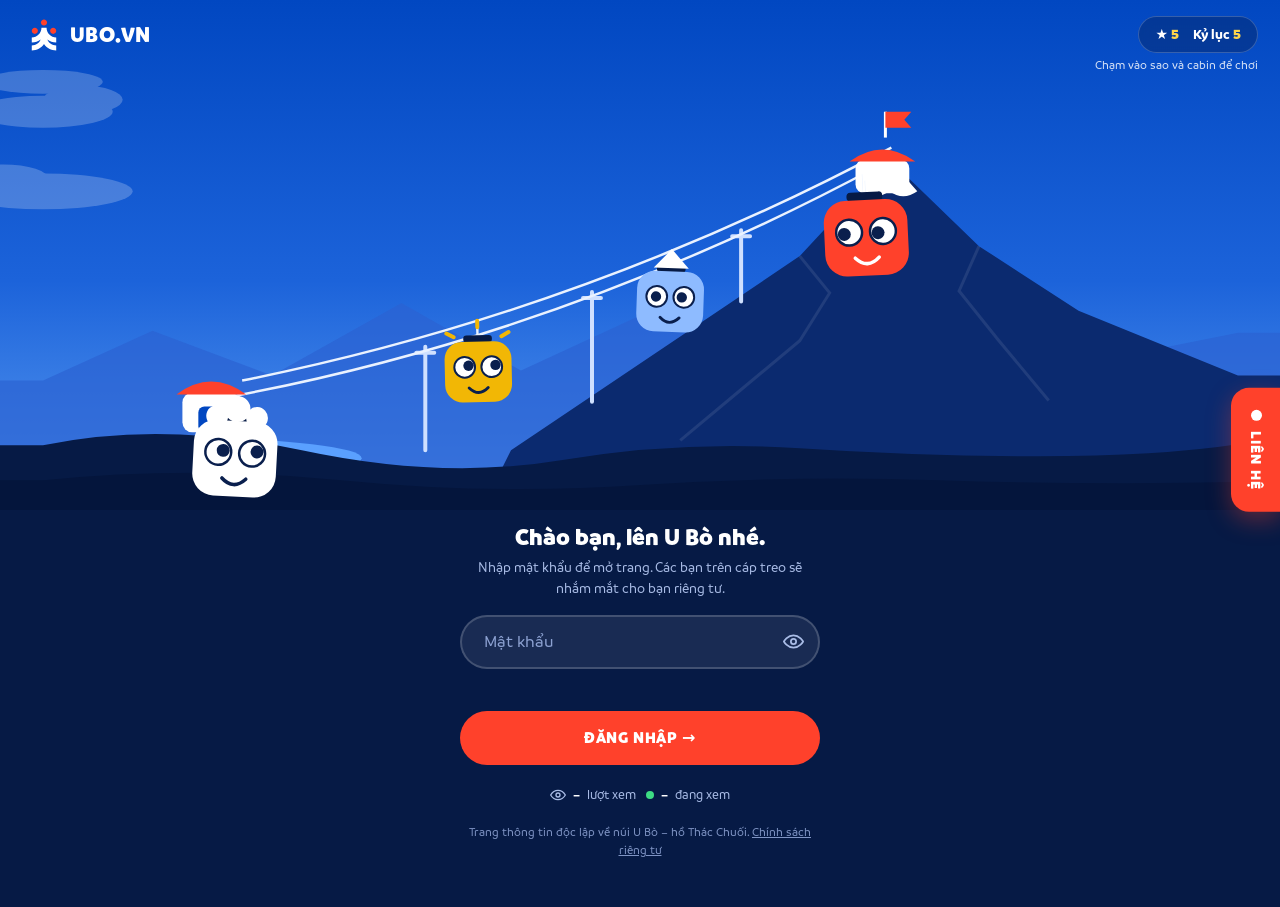
<file: login.html>
<!doctype html><html lang="vi"><head><meta charset="utf-8"><meta name="viewport" content="width=device-width,initial-scale=1,viewport-fit=cover">
<title>Đăng nhập · ubo.vn</title><meta name="robots" content="noindex"><link rel="icon" href="assets/logo/ubo-icon.svg">
<style>
@font-face{font-family:'SVN-Branding';font-weight:900;font-style:normal;font-display:swap;src:url([data-uri]) format('woff2')}
@font-face{font-family:'SVN-Branding';font-weight:700;font-style:normal;font-display:swap;src:url([data-uri]) format('woff2')}
@font-face{font-family:'SVN-Branding';font-weight:500;font-style:normal;font-display:swap;src:url([data-uri]) format('woff2')}

:root{--pine:#0147C1;--sun:#FF412B;--night:#061A45;--mist:#E8EEFB;--ink:#0A1F4D;--muted:#4A5E86;--line:#D5DEF2;--f:'SVN-Branding','Segoe UI',system-ui,sans-serif}
*{box-sizing:border-box}html,body{margin:0;min-height:100%}body{font-family:var(--f);font-weight:500;color:#fff;background:var(--night);-webkit-font-smoothing:antialiased;display:flex;flex-direction:column;min-height:100vh;overflow-x:hidden}
.sky{position:relative;overflow:hidden;background:linear-gradient(180deg,#0147C1 0%,#1C63DA 55%,#5A9BF2 100%);padding-top:18px}
.brand{position:relative;z-index:2;display:flex;align-items:center;gap:10px;font-weight:900;font-size:22px;letter-spacing:.02em;padding:0 28px}.brand img{width:32px;height:32px}
.hero{position:relative;width:100%;margin:-10px auto 0;display:block}
.hero svg{display:block;width:auto;max-width:100%;height:min(52vh,470px);margin:0 auto;overflow:visible}
.ground{flex:1;background:var(--night);display:flex;flex-direction:column;align-items:center;padding:14px 20px 36px}
.card{width:min(360px,100%);text-align:center}
.card h1{font-weight:900;font-size:24px;line-height:1.2;margin:0 0 4px}
.card p.s{margin:0 0 16px;color:#A9BCE6;font-size:14px;line-height:1.5}
.fld{position:relative}.fld input{width:100%;height:54px;border-radius:999px;border:2px solid rgba(255,255,255,.18);padding:0 54px 0 22px;font:inherit;font-size:17px;color:#fff;background:rgba(255,255,255,.08);outline:none;transition:border-color .2s,box-shadow .2s,background .2s;text-align:left}
.fld input::placeholder{color:#8DA2D2}.fld input:focus{border-color:#6FA8FF;background:rgba(255,255,255,.12);box-shadow:0 0 0 4px rgba(111,168,255,.2)}
.eye{position:absolute;right:7px;top:7px;width:40px;height:40px;border:0;border-radius:50%;background:transparent;cursor:pointer;color:#A9BCE6;display:grid;place-items:center}.eye:hover{background:rgba(255,255,255,.1)}.eye svg{width:21px;height:21px}
.btn{margin-top:12px;width:100%;height:54px;border:0;border-radius:999px;background:var(--sun);color:#fff;font:inherit;font-weight:900;font-size:16px;letter-spacing:.05em;text-transform:uppercase;cursor:pointer;transition:transform .15s,background .2s}
.btn:hover{background:#E6371F}.btn:active{transform:scale(.98)}.btn[disabled]{opacity:.7;cursor:default}
.msg{min-height:20px;margin:10px 0 0;font-size:14px;font-weight:700;color:#FF8B7B}
.fine{margin-top:18px;font-size:12px;color:#7F94C4;line-height:1.5}.fine a{color:inherit;text-decoration:underline}
.cl{transform-box:fill-box;animation:drift 38s linear infinite}.cl2{animation-duration:52s;animation-delay:-20s}.cl3{animation-duration:46s;animation-delay:-33s}
@keyframes drift{from{transform:translateX(-120px)}to{transform:translateX(1320px)}}
.lid{transform-box:fill-box;transform-origin:50% 0;transform:scaleY(0);transition:transform .22s ease}
.blink .lid{animation:blink .26s ease}@keyframes blink{0%{transform:scaleY(0)}50%{transform:scaleY(1)}100%{transform:scaleY(0)}}
.pw .lid{transform:scaleY(1)}.peek .peeker .lid{transform:scaleY(.2)}
.mouth{opacity:0;transition:opacity .2s}.m-ok{opacity:1}
.pw .m-ok,.bad .m-ok,.win .m-ok{opacity:0}.pw .m-pw{opacity:1}.bad .m-bad{opacity:1}.win .m-win{opacity:1}
.bad .hero svg{animation:shake .5s}@keyframes shake{0%,100%{transform:translateX(0)}20%{transform:translateX(-12px)}40%{transform:translateX(10px)}60%{transform:translateX(-8px)}80%{transform:translateX(6px)}}
.flag{transform-box:fill-box;transform-origin:0 50%;animation:wave 1.6s ease-in-out infinite}@keyframes wave{50%{transform:scaleX(.82) skewY(4deg)}}
.shim{animation:shim 3.4s ease-in-out infinite}@keyframes shim{50%{opacity:.25;transform:translateX(18px)}}
.dtab{position:fixed;right:0;top:50%;z-index:15;writing-mode:vertical-rl;border:0;cursor:pointer;background:var(--sun);color:#fff;font:inherit;font-weight:900;font-size:15px;letter-spacing:.08em;text-transform:uppercase;padding:22px 12px 22px 13px;border-radius:18px 0 0 18px;display:flex;align-items:center;gap:10px;box-shadow:0 8px 24px rgba(255,65,43,.35);transform:translateY(-50%)}
.dtab:hover{background:#E6371F}.dtab i{display:block;width:11px;height:11px;border-radius:50%;background:#fff;animation:dp 2s ease-in-out infinite}
@keyframes dp{0%,100%{box-shadow:0 0 0 0 rgba(255,255,255,.6)}50%{box-shadow:0 0 0 7px rgba(255,255,255,0)}}
.dtab:before{content:"";position:absolute;inset:0;border-radius:inherit;border:2px solid var(--sun);opacity:0;animation:dr 2.6s ease-out infinite;pointer-events:none}
@keyframes dr{0%{opacity:.7;transform:scale(1)}100%{opacity:0;transform:scale(1.35,1.18)}}
canvas#fx{position:fixed;inset:0;pointer-events:none;z-index:30}
@media(max-width:700px){.dtab{top:auto;bottom:56px;transform:none}.brand{padding:0 18px}.hero svg{width:100%;height:auto}.ground{padding-top:8px}}
@media(prefers-reduced-motion:reduce){.cl,.flag,.shim,.bad .hero svg{animation:none}}

.hud{position:absolute;z-index:3;top:16px;right:22px;display:flex;flex-direction:column;align-items:flex-end;gap:4px;font-size:14px}
.hud .pill{display:flex;gap:14px;background:rgba(6,26,69,.35);backdrop-filter:blur(6px);border:1px solid rgba(255,255,255,.2);border-radius:999px;padding:7px 16px;font-weight:700}
.hud b{font-weight:900;color:#FFD54A}.hud small{font-size:12px;opacity:.85}
.star{cursor:pointer;transform-box:fill-box}.star polygon{fill:#FFD54A;stroke:#fff;stroke-width:2;stroke-linejoin:round;transition:transform .15s;transform-box:fill-box;transform-origin:center}
.star:hover polygon{transform:scale(1.25) rotate(12deg);filter:drop-shadow(0 0 8px #FFD54A)}
.star{animation:tw 1.2s ease-in-out infinite}@keyframes tw{50%{opacity:.7}}
.pop{pointer-events:none;font:900 22px var(--f);fill:#FFD54A;stroke:#0A1F4D;stroke-width:4px;paint-order:stroke;animation:up .9s ease-out forwards}
@keyframes up{from{opacity:1;transform:translateY(0)}to{opacity:0;transform:translateY(-46px)}}
.cab{cursor:pointer;transition:filter .2s}.cab:hover{filter:brightness(1.1) drop-shadow(0 8px 12px rgba(0,0,0,.35))}
.btn .ar,.mb .btn .ar{display:inline-block;transition:transform .2s}.btn:hover .ar{transform:translateX(5px)}
.btn{transition:transform .2s,background .2s,box-shadow .2s}.btn:hover{transform:translateY(-2px);box-shadow:0 12px 26px rgba(255,65,43,.45)}.btn:active{transform:translateY(0) scale(.98)}
.eye{transition:background .2s,transform .2s,color .2s}.eye:hover{transform:scale(1.12);color:#fff}
.fld input:hover{border-color:rgba(255,255,255,.4)}
.dtab{transition:background .2s,transform .25s,box-shadow .25s,padding .25s}.dtab:hover{transform:translateY(-50%) translateX(-6px);box-shadow:0 10px 30px rgba(255,65,43,.55);padding-left:19px}
.fine a{transition:color .2s}.fine a:hover{color:#fff}
.mb input,.mb textarea,.mb select{transition:border-color .2s,box-shadow .2s}.mb input:hover,.mb textarea:hover,.mb select:hover{border-color:#9DB6EA}
.mb select{width:100%;border:2px solid var(--line);border-radius:14px;padding:12px 14px;font:inherit;font-size:16px;margin-bottom:10px;outline:none;color:var(--ink);background:#fff;cursor:pointer;appearance:none;-webkit-appearance:none;background-image:url("data:image/svg+xml,%3Csvg xmlns='http://www.w3.org/2000/svg' width='14' height='9' viewBox='0 0 14 9'%3E%3Cpath d='M1 1l6 6 6-6' fill='none' stroke='%230147C1' stroke-width='2' stroke-linecap='round'/%3E%3C/svg%3E");background-repeat:no-repeat;background-position:right 14px center}
.mb select:focus{border-color:var(--pine)}
.mb .x{transition:transform .25s,background .2s}.mb .x:hover{transform:rotate(90deg);background:#D5DEF2}
.mb .btn{margin-top:0}
.stats{margin-top:20px;display:flex;justify-content:center;gap:10px;flex-wrap:wrap;font-size:13px;color:#A9BCE6}.stats b{color:#fff;font-weight:900}
.stats span{display:inline-flex;align-items:center;gap:7px}.stats svg{width:16px;height:16px}
.live{width:8px;height:8px;border-radius:50%;background:#3DDC84;box-shadow:0 0 0 0 rgba(61,220,132,.7);animation:lv 1.8s infinite}@keyframes lv{70%{box-shadow:0 0 0 8px rgba(61,220,132,0)}100%{box-shadow:0 0 0 0 rgba(61,220,132,0)}}
@media(max-width:700px){.hud{top:14px;right:14px}.hud small{display:none}}
.mb{color:var(--ink)}

.mod{position:fixed;inset:0;z-index:20;background:rgba(6,26,69,.55);display:none;align-items:center;justify-content:center;padding:20px}.mod.on{display:flex}
.mb{width:min(400px,100%);background:#fff;border-radius:24px;padding:26px 22px;position:relative;max-height:92vh;overflow:auto}.mb h2{margin:0 0 6px;font-weight:900;font-size:24px}.mb p{margin:0 0 16px;color:var(--muted);font-size:14px;line-height:1.5}.mb input,.mb textarea{width:100%;border:2px solid var(--line);border-radius:14px;padding:12px 14px;font:inherit;font-size:16px;margin-bottom:10px;outline:none;color:var(--ink)}.mb textarea{min-height:90px;resize:vertical}.mb input:focus,.mb textarea:focus{border-color:var(--pine)}.mb .x{position:absolute;right:12px;top:12px;width:32px;height:32px;border:0;border-radius:50%;background:var(--mist);cursor:pointer;font-size:18px}.mb .cs{font-size:12px;color:var(--muted);margin:0 0 12px}.mb .cs a{color:inherit}/* hộp liên hệ mở ngay cạnh tab, có mũi nối */
.mod{display:block!important;background:transparent!important;padding:0!important;pointer-events:none;opacity:0;transition:opacity .25s}
.mod.on{opacity:1}
.mb{position:fixed!important;right:60px;top:50%;width:min(380px,calc(100vw - 96px))!important;max-height:88vh;transform:translate(26px,-50%) scale(.92);transform-origin:100% 50%;opacity:0;pointer-events:none;transition:transform .38s cubic-bezier(.2,1.25,.4,1),opacity .25s;box-shadow:0 24px 60px rgba(0,0,0,.45)}
.mod.on .mb{transform:translate(0,-50%) scale(1);opacity:1;pointer-events:auto}
.dtab.open{background:#fff;color:var(--sun);box-shadow:0 8px 24px rgba(0,0,0,.3)}.dtab.open i{background:var(--sun)}
.dtab.open:hover{background:#fff}
@media(max-width:700px){.mb{right:12px!important;left:12px;width:auto!important;top:auto!important;bottom:118px;transform:translateY(24px) scale(.94);transform-origin:100% 100%;max-height:calc(100vh - 150px)}.mod.on .mb{transform:none}}
.mb{overflow-x:hidden!important;overflow-y:auto}.mb *{max-width:100%}.mb textarea{resize:none}

</style></head><body id="root">
<div class="sky"><div class="brand"><img src="assets/logo/ubo-icon-white.svg" alt="">UBO.VN</div>
<div class="hud" id="hud"><div class="pill"><span>★ <b id="sc">0</b></span><span>Kỷ lục <b id="best">0</b></span></div><small>Chạm vào sao và cabin để chơi</small></div>
<div class="hero"><svg id="scene" viewBox="0 0 1200 470" aria-hidden="true">
<g opacity=".22" fill="#fff"><g class="cl"><ellipse cx="0" cy="70" rx="70" ry="16"/><ellipse cx="40" cy="58" rx="40" ry="14"/></g><g class="cl cl2"><ellipse cx="0" cy="150" rx="90" ry="18"/><ellipse cx="-40" cy="138" rx="46" ry="15"/></g><g class="cl cl3"><ellipse cx="0" cy="40" rx="60" ry="12"/></g></g>
<path d="M-1000 340L0 340 110 290 230 335 360 262 480 330 610 270 720 318 860 276 1010 330 1200 292 2200 292V470H-1000z" fill="#2B63D3" opacity=".7"/>
<path d="M440 470L470 410 760 215 850 118 940 205 1040 270 1200 335 2200 335V470H440z" fill="#0B2A6F"/>
<path d="M850 118L822 150q14 10 28 0 14 10 28 0z" fill="#fff"/>
<path d="M760 215L790 252 760 300 700 350 640 400M940 205L920 250 960 300 1010 360" stroke="#fff" stroke-opacity=".09" stroke-width="3" fill="none"/>
<ellipse cx="150" cy="418" rx="170" ry="20" fill="#5AA0FF"/><ellipse class="shim" cx="120" cy="414" rx="60" ry="3" fill="#fff" opacity=".55"/>
<path d="M-1000 405L0 405Q120 380 260 410T520 420 760 408 1000 416 1200 404 2200 404V470H-1000z" fill="#061A45"/>
<path d="M-1000 440L0 440Q150 425 300 440T600 445 900 440 1200 442 2200 442V470H-1000z" fill="#04153A" opacity=".8"/>
<g id="pyl" stroke="#CFE0FF" stroke-width="4" stroke-linecap="round"></g>
<path id="L1" d="M178 358Q520 296 840 124" fill="none" stroke="#EAF2FF" stroke-width="2.5"/>
<path id="L2" d="M200 340Q540 272 852 106" fill="none" stroke="#EAF2FF" stroke-width="2.5"/>
<g><rect x="140" y="352" width="58" height="40" rx="10" fill="#fff"/><path d="M134 354q35-26 70 0z" fill="#FF412B"/><rect x="156" y="366" width="26" height="26" rx="6" fill="#0147C1"/></g>
<g><rect x="816" y="118" width="54" height="34" rx="9" fill="#fff"/><path d="M810 120q33-24 66 0z" fill="#FF412B"/><path d="M846 96V70" stroke="#fff" stroke-width="3"/><path class="flag" d="M846 70h26l-7 8 7 8h-26z" fill="#FF412B"/></g>
<g class="cab" id="cab2"><g class="sw"><path d="M0 0V24" stroke="#EAF2FF" stroke-width="3"/><rect x="-18" y="18" width="36" height="9" rx="4" fill="#061A45"/><g stroke="#F2B705" stroke-width="5" stroke-linecap="round"><path d="M-30 20l-9-5M30 20l9-5M0 8V0"/></g><rect x="-42" y="26" width="84" height="76" rx="22" fill="#F2B705"/><g data-eyes><g class="peeker" transform="translate(-17 58)"><circle class="sc" r="13" fill="#fff" stroke="#0A1F4D" stroke-width="2.5"/><circle class="pp" r="6.5" fill="#0A1F4D"/><circle class="lid" r="13.5" fill="#F2B705" stroke="#0A1F4D" stroke-width="2.5"/></g><g transform="translate(17 58)"><circle class="sc" r="13" fill="#fff" stroke="#0A1F4D" stroke-width="2.5"/><circle class="pp" r="6.5" fill="#0A1F4D"/><circle class="lid" r="13.5" fill="#F2B705" stroke="#0A1F4D" stroke-width="2.5"/></g></g>
<g transform="translate(0 84)" stroke="#0A1F4D" stroke-width="3.6" stroke-linecap="round" fill="none"><path class="mouth m-ok" d="M-12 0q12 12 24 0"/><path class="mouth m-pw" d="M-6 2h12"/><path class="mouth m-bad" d="M-12 7q12 -12 24 0"/><path class="mouth m-win" d="M-14 -2h28q-2 16 -14 16t-14 -16z" fill="#FF412B" stroke-linejoin="round"/></g></g></g><g class="cab" id="cab4"><g class="sw"><path d="M0 0V24" stroke="#EAF2FF" stroke-width="3"/><rect x="-18" y="18" width="36" height="9" rx="4" fill="#061A45"/><path d="M-22 22L0 -2l22 24z" fill="#fff"/><rect x="-42" y="26" width="84" height="76" rx="22" fill="#8EBBFF"/><g data-eyes><g class="peeker" transform="translate(-17 58)"><circle class="sc" r="13" fill="#fff" stroke="#0A1F4D" stroke-width="2.5"/><circle class="pp" r="6.5" fill="#0A1F4D"/><circle class="lid" r="13.5" fill="#8EBBFF" stroke="#0A1F4D" stroke-width="2.5"/></g><g transform="translate(17 58)"><circle class="sc" r="13" fill="#fff" stroke="#0A1F4D" stroke-width="2.5"/><circle class="pp" r="6.5" fill="#0A1F4D"/><circle class="lid" r="13.5" fill="#8EBBFF" stroke="#0A1F4D" stroke-width="2.5"/></g></g>
<g transform="translate(0 84)" stroke="#0A1F4D" stroke-width="3.6" stroke-linecap="round" fill="none"><path class="mouth m-ok" d="M-12 0q12 12 24 0"/><path class="mouth m-pw" d="M-6 2h12"/><path class="mouth m-bad" d="M-12 7q12 -12 24 0"/><path class="mouth m-win" d="M-14 -2h28q-2 16 -14 16t-14 -16z" fill="#FF412B" stroke-linejoin="round"/></g></g></g><g class="cab" id="cab1"><g class="sw"><path d="M0 0V24" stroke="#EAF2FF" stroke-width="3"/><rect x="-18" y="18" width="36" height="9" rx="4" fill="#061A45"/><g fill="#fff"><circle cx="-20" cy="22" r="11"/><circle cx="0" cy="14" r="13"/><circle cx="20" cy="22" r="11"/></g><rect x="-42" y="26" width="84" height="76" rx="22" fill="#FFFFFF"/><g data-eyes><g class="peeker" transform="translate(-17 58)"><circle class="sc" r="13" fill="#fff" stroke="#0A1F4D" stroke-width="2.5"/><circle class="pp" r="6.5" fill="#0A1F4D"/><circle class="lid" r="13.5" fill="#FFFFFF" stroke="#0A1F4D" stroke-width="2.5"/></g><g transform="translate(17 58)"><circle class="sc" r="13" fill="#fff" stroke="#0A1F4D" stroke-width="2.5"/><circle class="pp" r="6.5" fill="#0A1F4D"/><circle class="lid" r="13.5" fill="#FFFFFF" stroke="#0A1F4D" stroke-width="2.5"/></g></g>
<g transform="translate(0 84)" stroke="#0A1F4D" stroke-width="3.6" stroke-linecap="round" fill="none"><path class="mouth m-ok" d="M-12 0q12 12 24 0"/><path class="mouth m-pw" d="M-6 2h12"/><path class="mouth m-bad" d="M-12 7q12 -12 24 0"/><path class="mouth m-win" d="M-14 -2h28q-2 16 -14 16t-14 -16z" fill="#FF412B" stroke-linejoin="round"/></g></g></g><g class="cab" id="cab3"><g class="sw"><path d="M0 0V24" stroke="#EAF2FF" stroke-width="3"/><rect x="-18" y="18" width="36" height="9" rx="4" fill="#061A45"/><path d="M0 18V-6l16 6-16 6" fill="#fff" stroke="#fff" stroke-width="2" stroke-linejoin="round"/><rect x="-42" y="26" width="84" height="76" rx="22" fill="#FF412B"/><g data-eyes><g class="peeker" transform="translate(-17 58)"><circle class="sc" r="13" fill="#fff" stroke="#0A1F4D" stroke-width="2.5"/><circle class="pp" r="6.5" fill="#0A1F4D"/><circle class="lid" r="13.5" fill="#FF412B" stroke="#0A1F4D" stroke-width="2.5"/></g><g transform="translate(17 58)"><circle class="sc" r="13" fill="#fff" stroke="#0A1F4D" stroke-width="2.5"/><circle class="pp" r="6.5" fill="#0A1F4D"/><circle class="lid" r="13.5" fill="#FF412B" stroke="#0A1F4D" stroke-width="2.5"/></g></g>
<g transform="translate(0 84)" stroke="#fff" stroke-width="3.6" stroke-linecap="round" fill="none"><path class="mouth m-ok" d="M-12 0q12 12 24 0"/><path class="mouth m-pw" d="M-6 2h12"/><path class="mouth m-bad" d="M-12 7q12 -12 24 0"/><path class="mouth m-win" d="M-14 -2h28q-2 16 -14 16t-14 -16z" fill="#FF412B" stroke-linejoin="round"/></g></g></g></svg></div></div>
<main class="ground"><div class="card">
 <h1>Chào bạn, lên U Bò nhé.</h1>
 <p class="s">Nhập mật khẩu để mở trang. Các bạn trên cáp treo sẽ nhắm mắt cho bạn riêng tư.</p>
 <form id="f" novalidate autocomplete="off">
  <div class="fld"><input id="pw" type="password" autocomplete="current-password" enterkeyhint="go" placeholder="Mật khẩu" aria-label="Mật khẩu">
  <button class="eye" type="button" id="eye" aria-label="Hiện mật khẩu" aria-pressed="false"><svg viewBox="0 0 24 24" fill="none" stroke="currentColor" stroke-width="2" stroke-linecap="round" stroke-linejoin="round"><path d="M1 12s4-7 11-7 11 7 11 7-4 7-11 7S1 12 1 12z"/><circle cx="12" cy="12" r="3"/></svg></button></div>
  <p class="msg" id="msg" role="status" aria-live="polite"></p>
  <button class="btn" id="go" type="submit">Đăng nhập <span class="ar">→</span></button>
 </form>
 <p class="stats"><span><svg viewBox="0 0 24 24" fill="none" stroke="currentColor" stroke-width="2" stroke-linecap="round" stroke-linejoin="round"><path d="M1 12s4-7 11-7 11 7 11 7-4 7-11 7S1 12 1 12z"/><circle cx="12" cy="12" r="3"/></svg><b id="vw">–</b> lượt xem</span><span><i class="live"></i><b id="ol">–</b> đang xem</span></p>
 <p class="fine">Trang thông tin độc lập về núi U Bò – hồ Thác Chuối. <a href="privacy.html">Chính sách riêng tư</a></p>
</div></main>
<button class="dtab" type="button" id="ctBtn" aria-haspopup="dialog"><i aria-hidden="true"></i>Liên hệ</button>
<div class="mod" id="mod" role="dialog" aria-modal="true" aria-labelledby="mt"><div class="mb"><button class="x" type="button" id="mx" aria-label="Đóng">×</button>
<h2 id="mt">Liên hệ</h2><p>Để lại thông tin hoặc nội dung cần trao đổi, ubo.vn sẽ phản hồi sớm.</p>
<form id="cf" novalidate><input name="name" placeholder="Tên của bạn" autocomplete="name"><input name="phone" placeholder="Số điện thoại hoặc email" autocomplete="off"><select name="topic" aria-label="Nhu cầu trao đổi"><option value="">Bạn muốn trao đổi về…</option><option>Xin mật khẩu truy cập</option><option>Tiến độ dự án</option><option>Du lịch, trải nghiệm U Bò</option><option>Kinh doanh quanh U Bò</option><option>Hợp tác quảng bá, truyền thông</option><option>Đầu tư, hợp tác phát triển</option><option>Khác</option></select><textarea name="message" placeholder="Bạn muốn trao đổi điều gì?"></textarea>
<input type="text" name="_honey" tabindex="-1" autocomplete="off" style="display:none"><p class="cs">Bằng việc gửi, bạn đồng ý để ubo.vn liên hệ lại. Xem <a href="privacy.html">Chính sách riêng tư</a>.</p>
<button class="btn" style="margin-top:0" id="cs" type="submit">Gửi <span class="ar">→</span></button><p class="msg" id="cm" role="status" aria-live="polite"></p></form></div></div>
<canvas id="fx"></canvas>
<script src="assets/stats.js"></script>
<script>
(function(){
var HASH='003131c5ac46e23f69df20baf498c13b161bdfffa7f807c380276002fd9cc48f';
var root=document.getElementById('root'),pw=document.getElementById('pw'),eye=document.getElementById('eye'),msg=document.getElementById('msg'),go=document.getElementById('go'),f=document.getElementById('f'),svg=document.getElementById('scene');
if(innerWidth<700)svg.setAttribute('viewBox','110 40 820 430');
var NS='http://www.w3.org/2000/svg',L=[document.getElementById('L1'),document.getElementById('L2')],LEN=[L[0].getTotalLength(),L[1].getTotalLength()];
function ground(x){return x<470?404:x<760?410-(x-470)*195/290:215-(x-760)*97/90;}
var pyl=document.getElementById('pyl');
[.3,.55,.78].forEach(function(a){var p=L[0].getPointAtLength(LEN[0]*a),g=ground(p.x)+6;var l=document.createElementNS(NS,'path');l.setAttribute('d','M'+p.x+' '+(p.y-4)+'V'+g+'M'+(p.x-9)+' '+(p.y+2)+'H'+(p.x+9));pyl.appendChild(l);});
var cabs=[1,2,3,4].map(function(i,k){var g=document.getElementById('cab'+i);return {g:g,sw:g.querySelector('.sw'),line:k%2,ph:[0,.15,.5,.65][k],eyes:[].slice.call(g.querySelectorAll('.sc')).map(function(s){return {s:s,p:s.nextElementSibling}})};});
var tx=innerWidth/2,ty=innerHeight/3,speed=1,t0=performance.now(),jump=0;
addEventListener('pointermove',function(e){tx=e.clientX;ty=e.clientY;},{passive:true});
function frame(now){var t=(now-t0)/1000;
 cabs.forEach(function(c,k){c.off+=c.vel*.012;c.vel*=.95;var cyc=t*.036*speed+c.ph+c.off;var u=.5-.5*Math.cos(cyc*Math.PI*2);if(u>.985&&!c.top){c.top=1;if(typeof add==='function')add(5,846,70);}else if(u<.9)c.top=0;var pt=L[c.line].getPointAtLength(LEN[c.line]*u);
  var sc=c.line?.8:1;var bob=jump?-Math.abs(Math.sin(t*7+k*.8))*26:0;
  c.g.setAttribute('transform','translate('+pt.x.toFixed(1)+' '+(pt.y+bob).toFixed(1)+') scale('+sc+')');
  c.sw.setAttribute('transform','rotate('+(Math.sin(t*1.3+k*1.7)*3.2).toFixed(2)+')');
  c.eyes.forEach(function(e){var r=e.s.getBoundingClientRect(),cx=r.left+r.width/2,cy=r.top+r.height/2,dx=tx-cx,dy=ty-cy,d=Math.hypot(dx,dy)||1,m=Math.min(d/90,1)*5.2;e.p.setAttribute('transform','translate('+(dx/d*m).toFixed(2)+' '+(dy/d*m).toFixed(2)+')');});});
 requestAnimationFrame(frame);}
requestAnimationFrame(frame);

/* mini game: chạm sao +1, chạm cabin +2 (đẩy cabin lên nhanh), cabin tới đỉnh +5 */
var sc=document.getElementById('sc'),bestEl=document.getElementById('best'),score=0,best=0;
try{best=+localStorage.getItem('ubo_best')||0}catch(_){}bestEl.textContent=best;
function add(n,x,y){score+=n;sc.textContent=score;if(score>best){best=score;bestEl.textContent=best;try{localStorage.setItem('ubo_best',best)}catch(_){}}
 var tt=document.createElementNS(NS,'text');tt.setAttribute('x',x);tt.setAttribute('y',y);tt.setAttribute('text-anchor','middle');tt.setAttribute('class','pop');tt.textContent='+'+n;svg.appendChild(tt);setTimeout(function(){tt.remove()},900);}
cabs.forEach(function(c){c.off=0;c.vel=0;c.top=0;c.g.addEventListener('click',function(e){e.stopPropagation();c.vel=1;var m=c.g.getAttribute('transform').match(/translate\(([-\d.]+) ([-\d.]+)/);add(2,+m[1],+m[2]-20);});});
var stars=[];
function spawn(){if(document.hidden||stars.length>=4)return;var g=document.createElementNS(NS,'g');g.setAttribute('class','star');var x=120+Math.random()*960,y=50+Math.random()*190;
 g.innerHTML='<polygon points="0,-16 4.6,-5.4 16,-4.6 7.3,2.8 10,14 0,8 -10,14 -7.3,2.8 -16,-4.6 -4.6,-5.4"/>';g.setAttribute('transform','translate('+x+' '+y+')');
 var o={g:g,x:x,y:y,born:performance.now()};g.addEventListener('click',function(e){e.stopPropagation();add(1,o.x,o.y-10);rm(o);});svg.insertBefore(g,document.getElementById('cab2'));stars.push(o);}
function rm(o){var i=stars.indexOf(o);if(i>-1)stars.splice(i,1);o.g.remove();}
setInterval(spawn,1800);spawn();
setInterval(function(){var n=performance.now();stars.slice().forEach(function(o){var a=(n-o.born)/1000;o.g.setAttribute('transform','translate('+(o.x+Math.sin(a*1.3)*10).toFixed(1)+' '+(o.y+a*8).toFixed(1)+')');if(a>7)rm(o);});},50);

pw.addEventListener('focus',function(){root.classList.add('pw');root.classList.remove('bad');});
pw.addEventListener('blur',function(){if(eye.getAttribute('aria-pressed')!=='true')root.classList.remove('pw');});
eye.addEventListener('click',function(){var on=eye.getAttribute('aria-pressed')!=='true';eye.setAttribute('aria-pressed',on);pw.type=on?'text':'password';root.classList.toggle('peek',on);if(on)root.classList.add('pw');else if(document.activeElement!==pw)root.classList.remove('pw');pw.focus();});
pw.addEventListener('input',function(){msg.textContent='';root.classList.remove('bad');});
setInterval(function(){root.classList.add('blink');setTimeout(function(){root.classList.remove('blink')},300);},3200);
function sha(s){var b=new TextEncoder().encode(s);return crypto.subtle.digest('SHA-256',b).then(function(h){return [].map.call(new Uint8Array(h),function(x){return('0'+x.toString(16)).slice(-2)}).join('')});}
f.addEventListener('submit',function(e){e.preventDefault();var v=pw.value;if(!v){fail('Bạn nhập mật khẩu giúp mình nhé.');return;}go.disabled=true;
 (window.crypto&&crypto.subtle?sha('ubo.vn|'+v):Promise.resolve('')).then(function(h){go.disabled=false;if(h===HASH)ok();else fail('Mật khẩu chưa đúng, thử lại nhé.');});});
function fail(t){msg.style.color='#FF8B7B';msg.textContent=t;root.classList.remove('pw','win');root.classList.remove('bad');void root.offsetWidth;root.classList.add('bad');pw.focus();}
function ok(){try{localStorage.setItem('ubo_auth',String(Date.now()))}catch(_){}root.classList.remove('pw','bad','peek');root.classList.add('win');jump=1;speed=3;msg.style.color='#9CC4FF';msg.textContent='Chào mừng bạn đến U Bò!';go.disabled=true;confetti();
 var n=new URLSearchParams(location.search).get('next')||'/';if(!/^\/(?!\/)/.test(n))n='/';setTimeout(function(){location.href=n;},1900);}
function confetti(){var c=document.getElementById('fx'),x=c.getContext('2d');c.width=innerWidth;c.height=innerHeight;var cols=['#FF412B','#0147C1','#F2B705','#fff','#6FA8FF'],P=[];
 for(var i=0;i<150;i++)P.push({x:innerWidth/2,y:innerHeight*.55,vx:(Math.random()-.5)*16,vy:-Math.random()*16-4,r:Math.random()*6+3,c:cols[i%5],a:Math.random()*6,s:(Math.random()-.5)*.3});
 (function t(){x.clearRect(0,0,c.width,c.height);P.forEach(function(p){p.vy+=.4;p.x+=p.vx;p.y+=p.vy;p.a+=p.s;x.save();x.translate(p.x,p.y);x.rotate(p.a);x.fillStyle=p.c;x.fillRect(-p.r,-p.r/2,p.r*2,p.r);x.restore();});if(P.some(function(p){return p.y<innerHeight+20}))requestAnimationFrame(t);else x.clearRect(0,0,c.width,c.height);})();}
var mod=document.getElementById('mod'),cf=document.getElementById('cf'),cm=document.getElementById('cm'),cs=document.getElementById('cs');
var ctb=document.getElementById('ctBtn');function setM(o){mod.classList.toggle('on',o);ctb.classList.toggle('open',o);ctb.setAttribute('aria-expanded',o);if(o)setTimeout(function(){cf.name.focus()},250);}ctb.addEventListener('click',function(e){e.stopPropagation();setM(!mod.classList.contains('on'));});document.addEventListener('click',function(e){if(mod.classList.contains('on')&&!e.target.closest('.mb'))setM(false);});
document.getElementById('mx').addEventListener('click',function(){setM(false)});

addEventListener('keydown',function(e){if(e.key==='Escape')setM(false)});
cf.addEventListener('submit',function(e){e.preventDefault();var n=cf.name.value.trim(),p=cf.phone.value.trim(),m=cf.message.value.trim();if(cf._honey.value)return;
 if(!n||!p||!m){cm.style.color='#FF412B';cm.textContent='Bạn điền đủ các ô giúp mình nhé.';return;}cs.disabled=true;cm.style.color='#4A5E86';cm.textContent='Đang gửi…';
 var data={name:n,phone:p,topic:(cf.topic.value||'Liên hệ từ trang đăng nhập'),message:m,source:'Trang đăng nhập'},subj='[ubo.vn] Lời nhắn từ '+n+' · '+p;
 fetch('https://api.web3forms.com/submit',{method:'POST',headers:{'Content-Type':'application/json',Accept:'application/json'},body:JSON.stringify(Object.assign({access_key:'6f17bc6f-a7c0-4ab8-8309-88700947ab9c',subject:subj,from_name:'ubo.vn'},data))}).then(function(r){return r.json()}).then(function(d){if(!d||d.success!==true)throw 1;
  return d;}).catch(function(){return fetch('https://formsubmit.co/ajax/dd637a1b9e44491b5da94360143241d7',{method:'POST',headers:{'Content-Type':'application/json',Accept:'application/json'},body:JSON.stringify(Object.assign({_subject:subj,_template:'table',_captcha:'false'},data))}).then(function(r){return r.json()}).then(function(d){if(!d||!(d.success==='true'||d.success===true))throw 1;});})
 .then(function(){cf.reset();cm.style.color='#0147C1';cm.textContent='Đã gửi. Cảm ơn bạn!';cs.disabled=false;setTimeout(function(){setM(false);cm.textContent='';},1800);confetti();})
 .catch(function(){cs.disabled=false;cm.style.color='#FF412B';cm.textContent='Chưa gửi được. Bạn thử lại sau ít phút nhé.';});});

})();
</script></body></html>
</file>
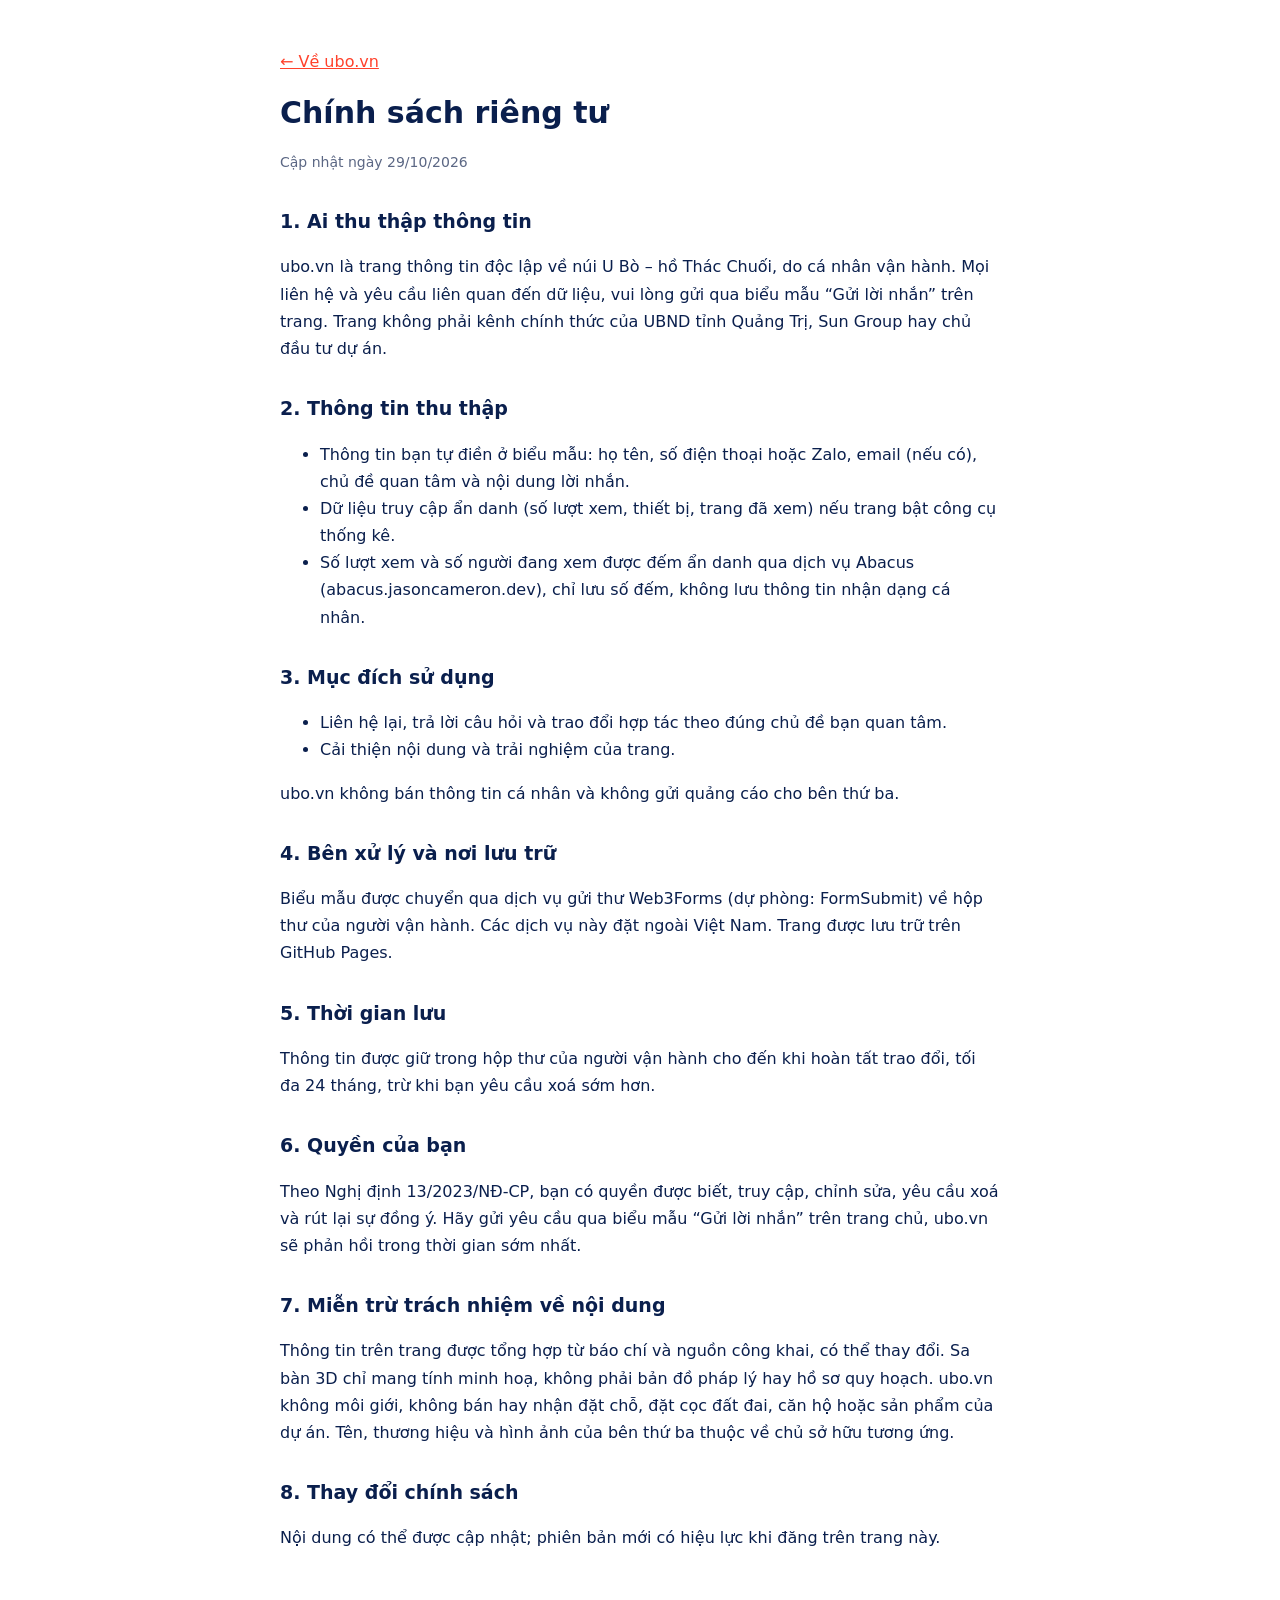
<file: privacy.html>
<!doctype html><html lang="vi"><head><meta charset="utf-8"><meta name="viewport" content="width=device-width,initial-scale=1"><title>Chính sách riêng tư · ubo.vn</title>
<meta name="description" content="Cách ubo.vn thu thập, sử dụng và bảo vệ thông tin cá nhân của người dùng.">
<link rel="canonical" href="https://www.ubo.vn/privacy.html">
<style>:root{--ink:#0A1F4D;--sun:#FF412B;--bg:#fff;--mute:#5b6784}@media(prefers-color-scheme:dark){:root{--ink:#e8edf8;--bg:#061A45;--mute:#a9b6d6}}
body{margin:0;background:var(--bg);color:var(--ink);font:16px/1.7 system-ui,-apple-system,"Segoe UI",Roboto,sans-serif}main{max-width:720px;margin:0 auto;padding:32px 16px 64px}
a{color:var(--sun)}h1{font-size:30px;line-height:1.2}h2{font-size:19px;margin-top:30px}p,li{color:var(--ink)}.m{color:var(--mute);font-size:14px}</style></head><body><main>
<p><a href="/">← Về ubo.vn</a></p><h1>Chính sách riêng tư</h1><p class="m">Cập nhật ngày 29/10/2026</p>
<h2>1. Ai thu thập thông tin</h2><p>ubo.vn là trang thông tin độc lập về núi U Bò – hồ Thác Chuối, do cá nhân vận hành. Mọi liên hệ và yêu cầu liên quan đến dữ liệu, vui lòng gửi qua biểu mẫu “Gửi lời nhắn” trên trang. Trang không phải kênh chính thức của UBND tỉnh Quảng Trị, Sun Group hay chủ đầu tư dự án.</p>
<h2>2. Thông tin thu thập</h2><ul><li>Thông tin bạn tự điền ở biểu mẫu: họ tên, số điện thoại hoặc Zalo, email (nếu có), chủ đề quan tâm và nội dung lời nhắn.</li><li>Dữ liệu truy cập ẩn danh (số lượt xem, thiết bị, trang đã xem) nếu trang bật công cụ thống kê.</li><li>Số lượt xem và số người đang xem được đếm ẩn danh qua dịch vụ Abacus (abacus.jasoncameron.dev), chỉ lưu số đếm, không lưu thông tin nhận dạng cá nhân.</li></ul>
<h2>3. Mục đích sử dụng</h2><ul><li>Liên hệ lại, trả lời câu hỏi và trao đổi hợp tác theo đúng chủ đề bạn quan tâm.</li><li>Cải thiện nội dung và trải nghiệm của trang.</li></ul><p>ubo.vn không bán thông tin cá nhân và không gửi quảng cáo cho bên thứ ba.</p>
<h2>4. Bên xử lý và nơi lưu trữ</h2><p>Biểu mẫu được chuyển qua dịch vụ gửi thư Web3Forms (dự phòng: FormSubmit) về hộp thư của người vận hành. Các dịch vụ này đặt ngoài Việt Nam. Trang được lưu trữ trên GitHub Pages.</p>
<h2>5. Thời gian lưu</h2><p>Thông tin được giữ trong hộp thư của người vận hành cho đến khi hoàn tất trao đổi, tối đa 24 tháng, trừ khi bạn yêu cầu xoá sớm hơn.</p>
<h2>6. Quyền của bạn</h2><p>Theo Nghị định 13/2023/NĐ-CP, bạn có quyền được biết, truy cập, chỉnh sửa, yêu cầu xoá và rút lại sự đồng ý. Hãy gửi yêu cầu qua biểu mẫu “Gửi lời nhắn” trên trang chủ, ubo.vn sẽ phản hồi trong thời gian sớm nhất.</p>
<h2>7. Miễn trừ trách nhiệm về nội dung</h2><p>Thông tin trên trang được tổng hợp từ báo chí và nguồn công khai, có thể thay đổi. Sa bàn 3D chỉ mang tính minh hoạ, không phải bản đồ pháp lý hay hồ sơ quy hoạch. ubo.vn không môi giới, không bán hay nhận đặt chỗ, đặt cọc đất đai, căn hộ hoặc sản phẩm của dự án. Tên, thương hiệu và hình ảnh của bên thứ ba thuộc về chủ sở hữu tương ứng.</p>
<h2>8. Thay đổi chính sách</h2><p>Nội dung có thể được cập nhật; phiên bản mới có hiệu lực khi đăng trên trang này.</p>
</main></body></html>
</file>
